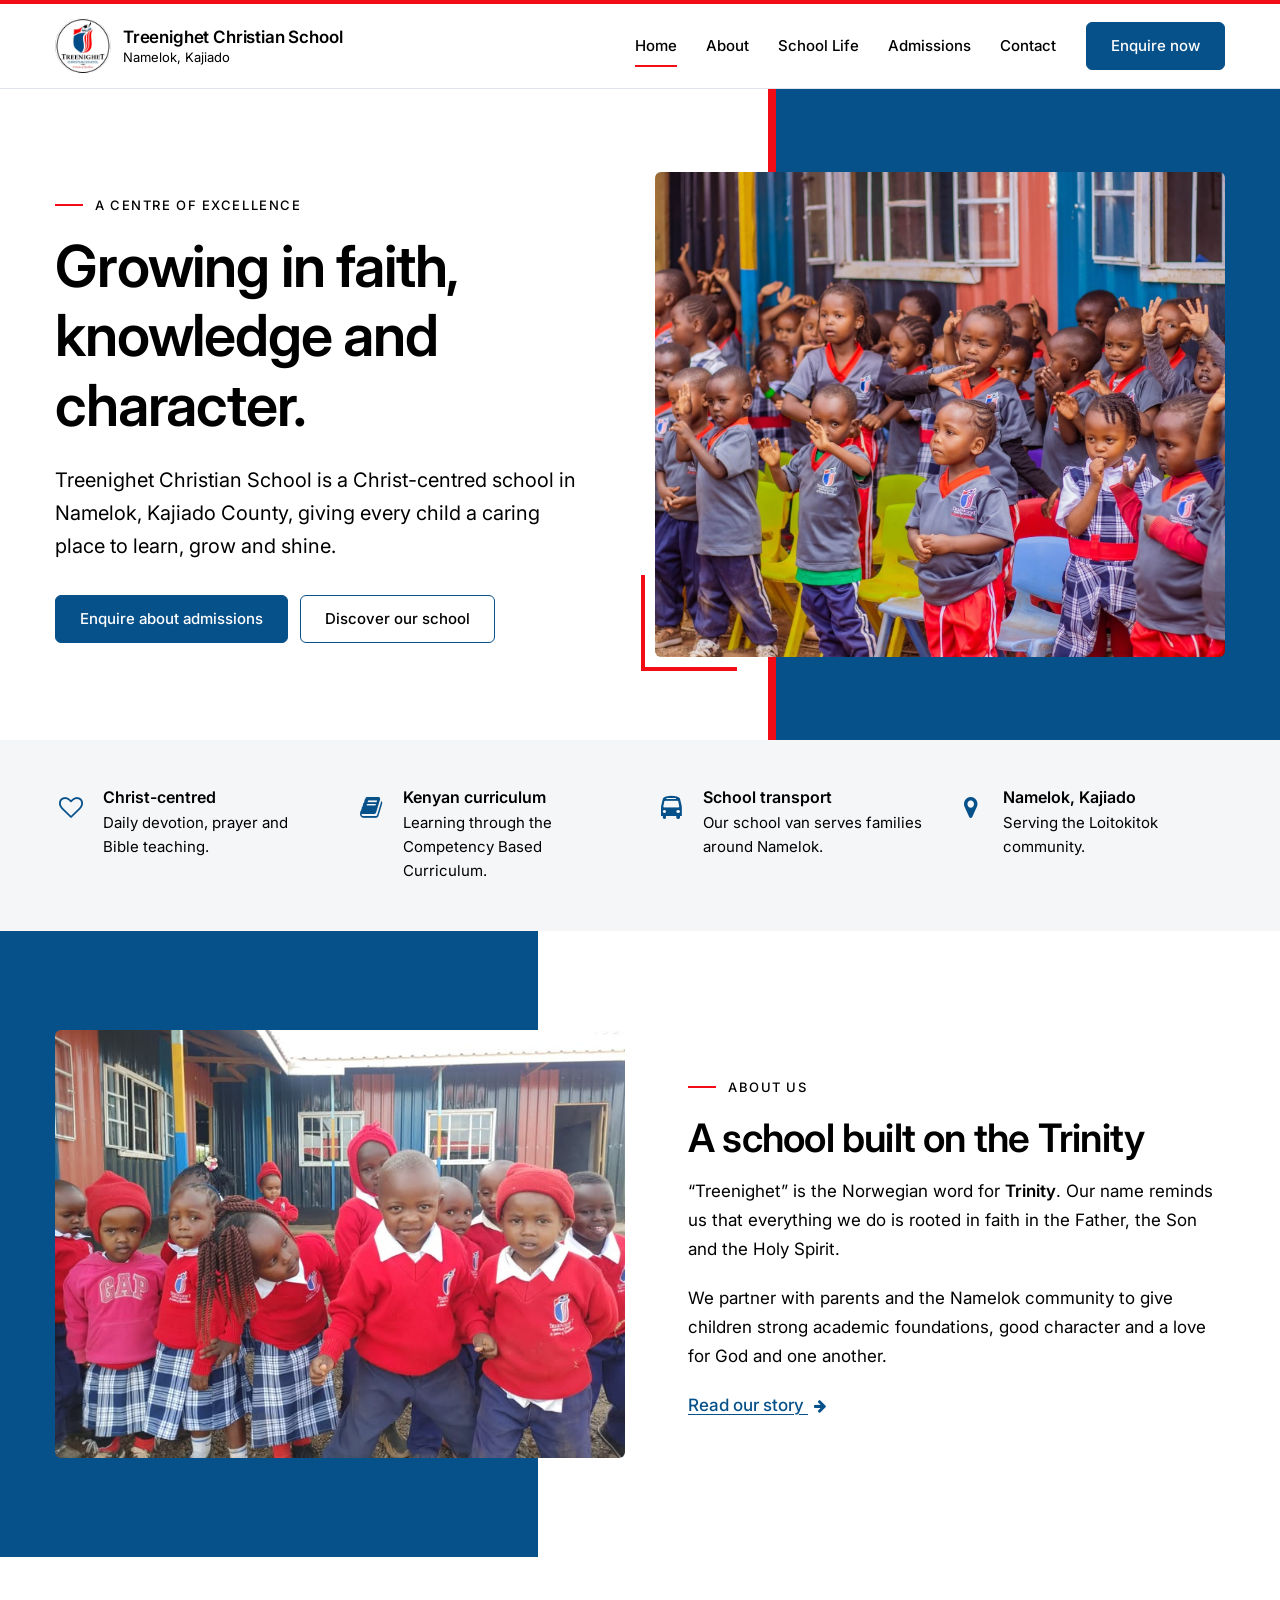
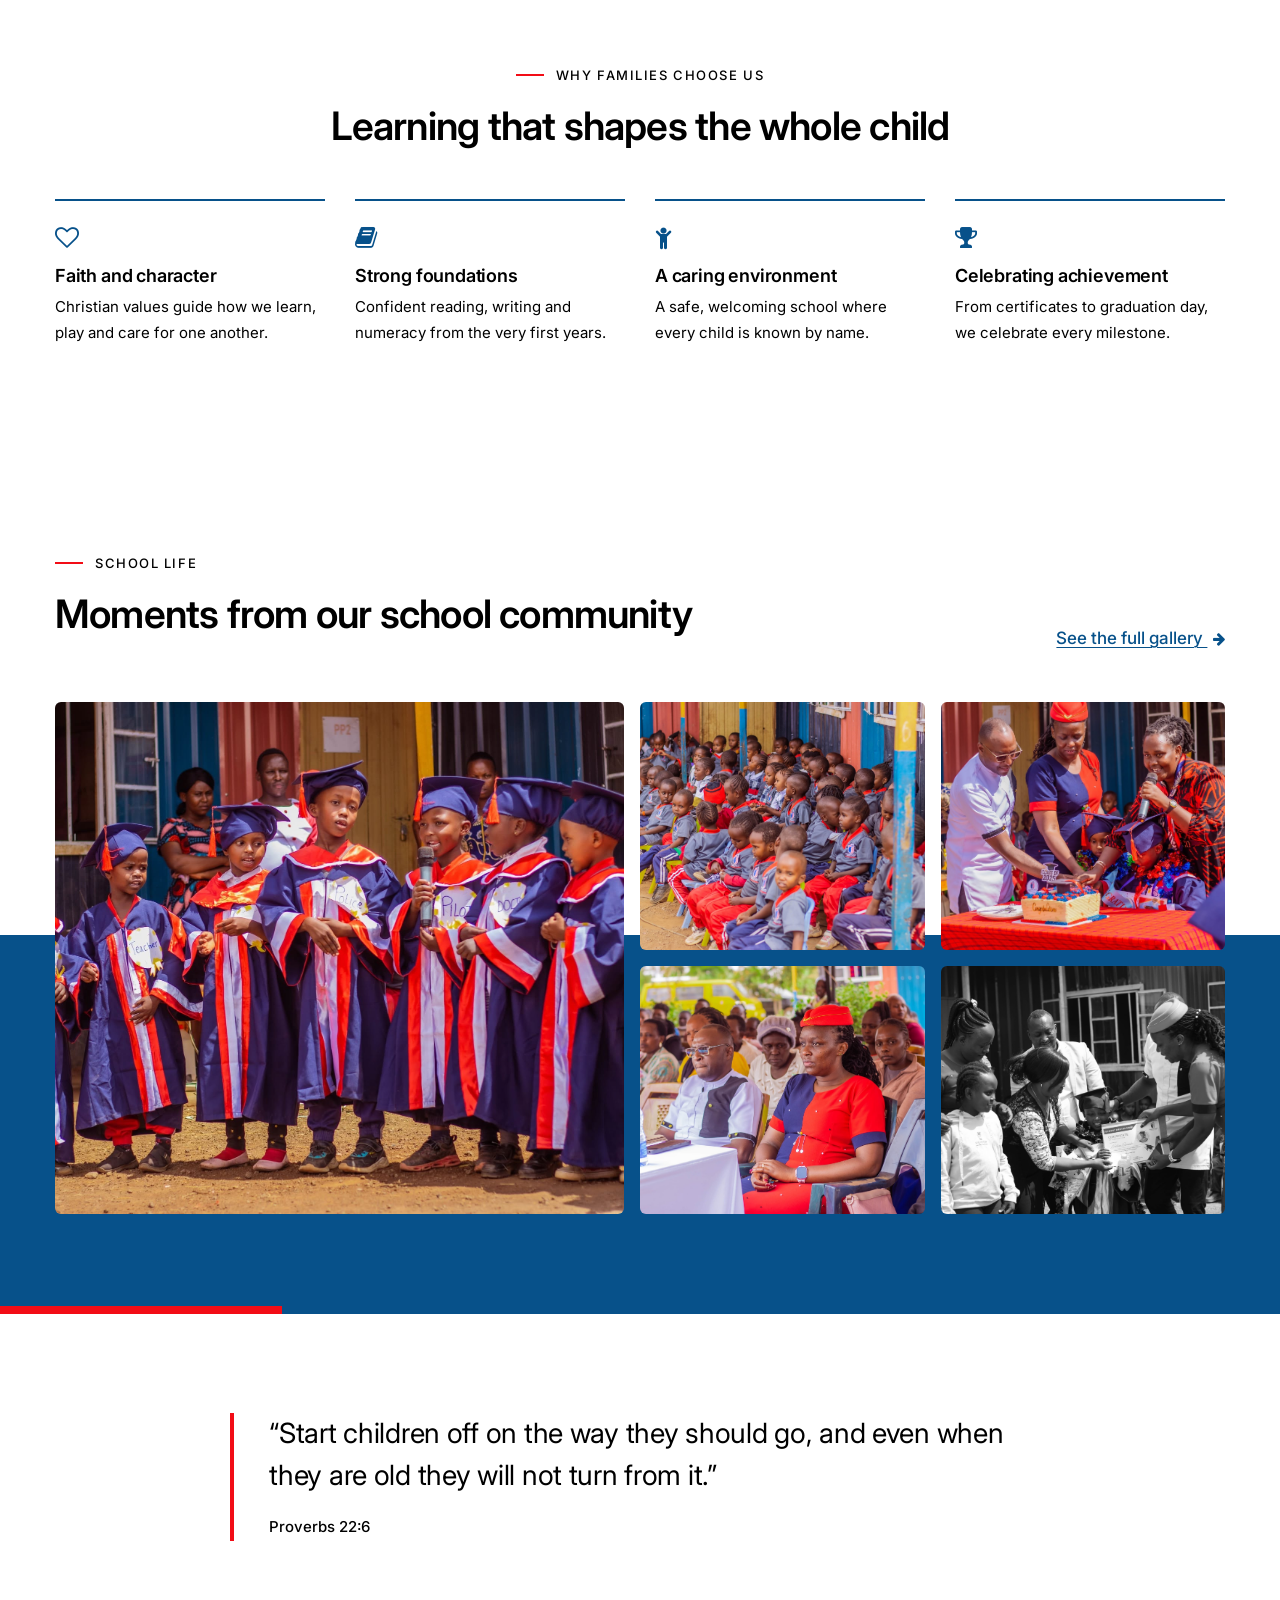
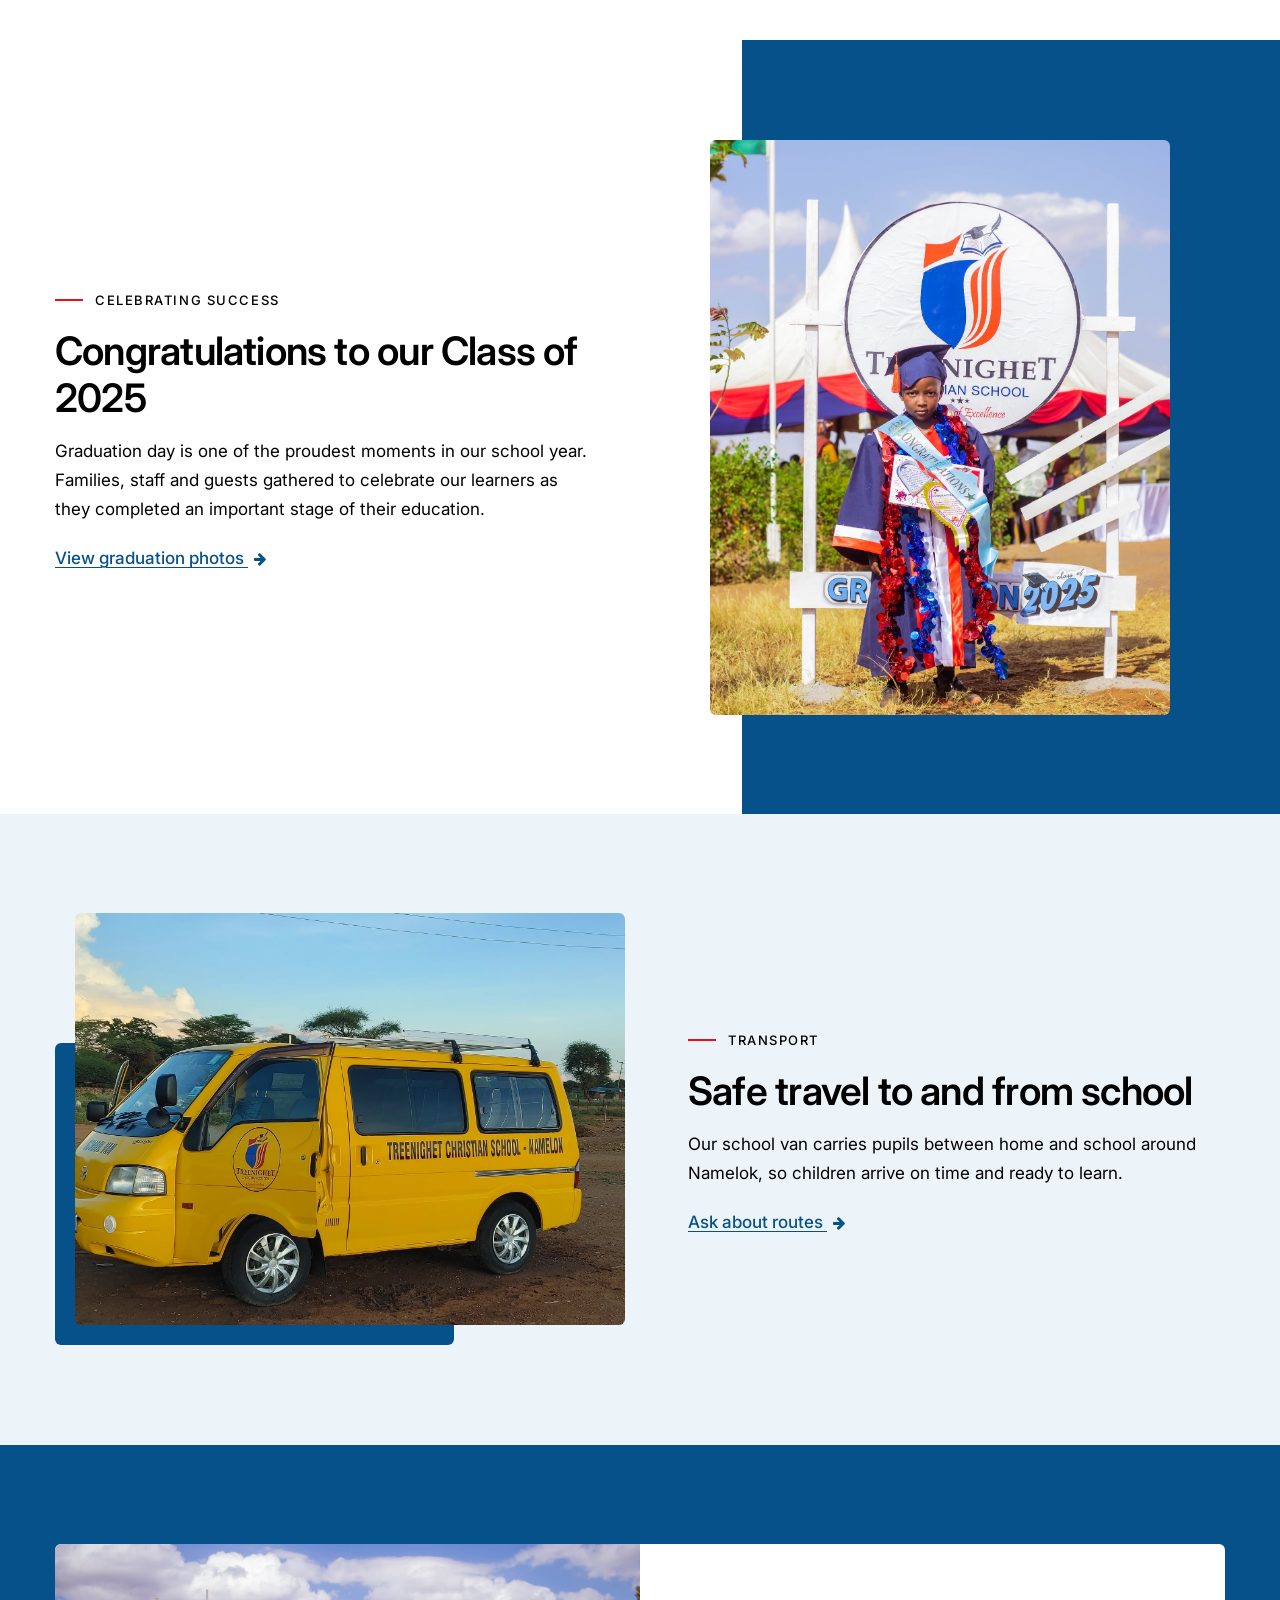
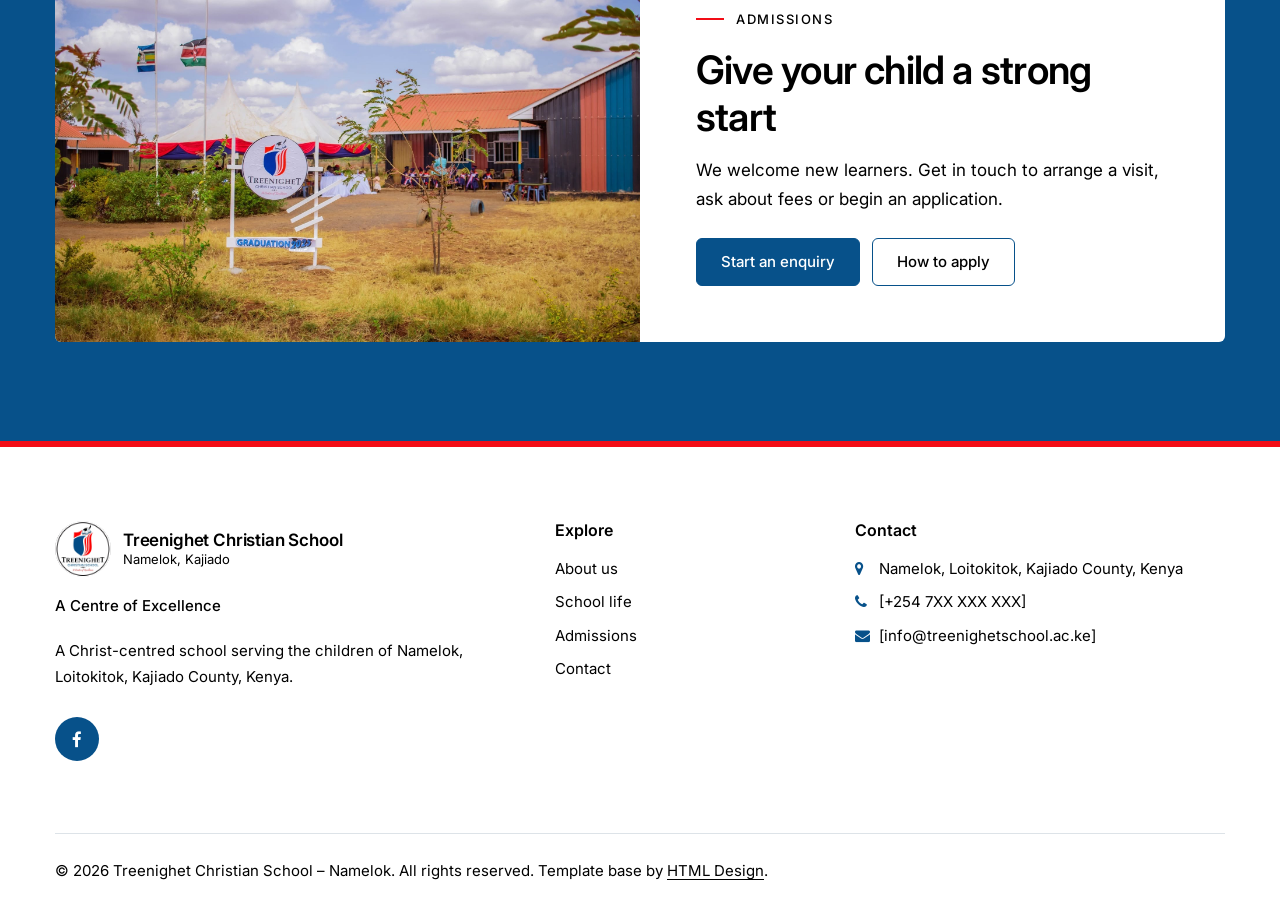
<file: index.html>
<!DOCTYPE html>
<html lang="en">

<head>
  <meta charset="utf-8" />
  <meta name="viewport" content="width=device-width, initial-scale=1" />
  <meta name="description"
    content="Treenighet Christian School is a Christ-centred school in Namelok, Kajiado County, Kenya - A Centre of Excellence." />
  <meta name="theme-color" content="#07518A" />
  <title>Treenighet Christian School - Namelok | A Centre of Excellence</title>

  <link rel="icon" href="images/treen/logo.jpg" type="image/jpeg" />
  <link rel="preconnect" href="https://fonts.googleapis.com" />
  <link rel="preconnect" href="https://fonts.gstatic.com" crossorigin />
  <link href="https://fonts.googleapis.com/css2?family=Inter:wght@400;500;600&display=swap" rel="stylesheet" />
  <link rel="stylesheet" href="https://maxcdn.bootstrapcdn.com/font-awesome/4.3.0/css/font-awesome.min.css" />
  <link rel="stylesheet" href="css/bootstrap.css" />
  <link rel="stylesheet" href="css/style.css" />
  <link rel="stylesheet" href="css/responsive.css" />
</head>

<body>
  <a class="skip-link" href="#main">Skip to content</a>

  <header class="site-header">
    <div class="container">
      <nav class="navbar navbar-expand-lg px-0" aria-label="Main">
        <a class="brand" href="index.html">
          <span class="brand-logo"><img src="images/treen/logo.jpg" alt="Treenighet Christian School logo" width="56"
              height="56" /></span>
          <span class="brand-name">Treenighet Christian School<small>Namelok, Kajiado</small></span>
        </a>
        <button class="nav-toggle d-lg-none" type="button" data-toggle="collapse" data-target="#siteNav"
          aria-controls="siteNav" aria-expanded="false" aria-label="Toggle navigation">
          <span></span><span></span><span></span>
        </button>
        <div class="collapse navbar-collapse" id="siteNav">
          <ul class="navbar-nav ml-auto align-items-lg-center site-nav">
            <li class="nav-item active"><a class="nav-link" href="index.html" aria-current="page">Home</a></li>
            <li class="nav-item"><a class="nav-link" href="about.html">About</a></li>
            <li class="nav-item"><a class="nav-link" href="gallery.html">School Life</a></li>
            <li class="nav-item"><a class="nav-link" href="admissions.html">Admissions</a></li>
            <li class="nav-item"><a class="nav-link" href="contact.html">Contact</a></li>
            <li class="nav-item"><a class="btn-brand" href="contact.html">Enquire now</a></li>
          </ul>
        </div>
      </nav>
    </div>
  </header>

  <main id="main">
    <!-- hero -->
    <section class="hero">
      <div class="container">
        <div class="row align-items-center">
          <div class="col-lg-6 pr-lg-5">
            <span class="eyebrow">A Centre of Excellence</span>
            <h1>Growing in faith, knowledge and character.</h1>
            <p class="lead">
              Treenighet Christian School is a Christ-centred school in Namelok, Kajiado County, giving every child a
              caring place to learn, grow and shine.
            </p>
            <div class="btn-row">
              <a class="btn-brand" href="admissions.html">Enquire about admissions</a>
              <a class="btn-outline" href="about.html">Discover our school</a>
            </div>
          </div>
          <div class="col-lg-6">
            <div class="hero-media">
              <img src="images/treen/treen.jpg" width="2048" height="1365" fetchpriority="high"
                alt="Pupils in school uniform raising their hands during an outdoor assembly" />
            </div>
          </div>
        </div>
      </div>
    </section>

    <!-- key facts -->
    <section class="facts" aria-label="Key facts">
      <div class="container">
        <div class="row">
          <div class="col-sm-6 col-lg-3">
            <div class="fact">
              <i class="fa fa-heart-o" aria-hidden="true"></i>
              <div>
                <h3>Christ-centred</h3>
                <p>Daily devotion, prayer and Bible teaching.</p>
              </div>
            </div>
          </div>
          <div class="col-sm-6 col-lg-3">
            <div class="fact">
              <i class="fa fa-book" aria-hidden="true"></i>
              <div>
                <h3>Kenyan curriculum</h3>
                <p>Learning through the Competency Based Curriculum.</p>
              </div>
            </div>
          </div>
          <div class="col-sm-6 col-lg-3">
            <div class="fact">
              <i class="fa fa-bus" aria-hidden="true"></i>
              <div>
                <h3>School transport</h3>
                <p>Our school van serves families around Namelok.</p>
              </div>
            </div>
          </div>
          <div class="col-sm-6 col-lg-3">
            <div class="fact">
              <i class="fa fa-map-marker" aria-hidden="true"></i>
              <div>
                <h3>Namelok, Kajiado</h3>
                <p>Serving the Loitokitok community.</p>
              </div>
            </div>
          </div>
        </div>
      </div>
    </section>

    <!-- about intro -->
    <section class="section section--blue-left">
      <div class="container">
        <div class="row align-items-center">
          <div class="col-lg-6 mb-5 mb-lg-0">
            <div class="split-media">
              <img src="images/treen/treen77.jpg" width="720" height="540" loading="lazy"
                alt="Young learners in red school jumpers standing outside their classroom" />
            </div>
          </div>
          <div class="col-lg-6 pl-lg-5">
            <span class="eyebrow">About us</span>
            <h2>A school built on the Trinity</h2>
            <p>
              &ldquo;Treenighet&rdquo; is the Norwegian word for <strong>Trinity</strong>. Our name reminds us that
              everything we do is rooted in faith in the Father, the Son and the Holy Spirit.
            </p>
            <p>
              We partner with parents and the Namelok community to give children strong academic foundations, good
              character and a love for God and one another.
            </p>
            <a class="text-link" href="about.html">Read our story <i class="fa fa-arrow-right"
                aria-hidden="true"></i></a>
          </div>
        </div>
      </div>
    </section>

    <!-- pillars -->
    <section class="section">
      <div class="container">
        <div class="section-head section-head--center">
          <span class="eyebrow">Why families choose us</span>
          <h2>Learning that shapes the whole child</h2>
        </div>
        <div class="row">
          <div class="col-md-6 col-lg-3 mb-5 mb-lg-0">
            <div class="pillar">
              <i class="fa fa-heart-o" aria-hidden="true"></i>
              <h3>Faith and character</h3>
              <p>Christian values guide how we learn, play and care for one another.</p>
            </div>
          </div>
          <div class="col-md-6 col-lg-3 mb-5 mb-lg-0">
            <div class="pillar">
              <i class="fa fa-book" aria-hidden="true"></i>
              <h3>Strong foundations</h3>
              <p>Confident reading, writing and numeracy from the very first years.</p>
            </div>
          </div>
          <div class="col-md-6 col-lg-3 mb-5 mb-md-0">
            <div class="pillar">
              <i class="fa fa-child" aria-hidden="true"></i>
              <h3>A caring environment</h3>
              <p>A safe, welcoming school where every child is known by name.</p>
            </div>
          </div>
          <div class="col-md-6 col-lg-3">
            <div class="pillar">
              <i class="fa fa-trophy" aria-hidden="true"></i>
              <h3>Celebrating achievement</h3>
              <p>From certificates to graduation day, we celebrate every milestone.</p>
            </div>
          </div>
        </div>
      </div>
    </section>

    <!-- school life mosaic -->
    <section class="section pb-0">
      <div class="container">
        <div class="section-head section-head--split">
          <div>
            <span class="eyebrow">School life</span>
            <h2>Moments from our school community</h2>
          </div>
          <a class="text-link" href="gallery.html">See the full gallery <i class="fa fa-arrow-right"
              aria-hidden="true"></i></a>
        </div>
      </div>
      <div class="mosaic-band">
        <div class="container">
          <div class="mosaic">
            <figure><img src="images/treen/treen22.jpg" width="2048" height="1365" loading="lazy"
                alt="Graduating pupils in blue gowns and caps" /></figure>
            <figure><img src="images/treen/treen2.jpg" width="2048" height="1365" loading="lazy"
                alt="Pupils seated together during a school event" /></figure>
            <figure><img src="images/treen/treen3.jpg" width="1365" height="2048" loading="lazy"
                alt="Cutting the cake at a school celebration" /></figure>
            <figure><img src="images/treen/treen7.jpg" width="2048" height="1365" loading="lazy"
                alt="Parents and guests seated at a school event" /></figure>
            <figure><img src="images/treen/treen8.jpg" width="2048" height="1365" loading="lazy"
                alt="Pupils receiving certificates from staff and guests" /></figure>
          </div>
        </div>
      </div>
    </section>

    <!-- verse -->
    <section class="section">
      <div class="container">
        <blockquote class="quote">
          <p>&ldquo;Start children off on the way they should go, and even when they are old they will not turn from
            it.&rdquo;</p>
          <cite>Proverbs 22:6</cite>
        </blockquote>
      </div>
    </section>

    <!-- graduation -->
    <section class="section section--blue-left section--blue-right">
      <div class="container">
        <div class="row align-items-center flex-lg-row-reverse">
          <div class="col-lg-6 mb-5 mb-lg-0">
            <div class="split-media split-media--portrait">
              <img src="images/treen/treen9.jpg" width="1365" height="2048" loading="lazy"
                alt="A pupil in graduation gown and cap standing in front of the school sign, Class of 2025" />
            </div>
          </div>
          <div class="col-lg-6 pr-lg-5">
            <span class="eyebrow">Celebrating success</span>
            <h2>Congratulations to our Class of 2025</h2>
            <p>
              Graduation day is one of the proudest moments in our school year. Families, staff and guests gathered to
              celebrate our learners as they completed an important stage of their education.
            </p>
            <a class="text-link" href="gallery.html">View graduation photos <i class="fa fa-arrow-right"
                aria-hidden="true"></i></a>
          </div>
        </div>
      </div>
    </section>

    <!-- transport -->
    <section class="section section--pale">
      <div class="container">
        <div class="row align-items-center">
          <div class="col-lg-6 mb-5 mb-lg-0">
            <div class="split-media split-media--frame">
              <img src="images/treen/treen222.jpg" width="2048" height="1353" loading="lazy"
                alt="The yellow Treenighet Christian School van parked on the school grounds" />
            </div>
          </div>
          <div class="col-lg-6 pl-lg-5">
            <span class="eyebrow">Transport</span>
            <h2>Safe travel to and from school</h2>
            <p>
              Our school van carries pupils between home and school around Namelok, so children arrive on time and
              ready to learn.
            </p>
            <a class="text-link" href="admissions.html#transport">Ask about routes <i class="fa fa-arrow-right"
                aria-hidden="true"></i></a>
          </div>
        </div>
      </div>
    </section>

    <!-- call to action -->
    <section class="cta-band">
      <div class="container">
        <div class="cta-panel">
          <img src="images/treen/treen11.jpg" width="2048" height="1365" loading="lazy"
            alt="Classrooms and grounds of Treenighet Christian School" />
          <div class="cta-panel-body">
            <span class="eyebrow">Admissions</span>
            <h2>Give your child a strong start</h2>
            <p>We welcome new learners. Get in touch to arrange a visit, ask about fees or begin an application.</p>
            <div class="btn-row mt-4">
              <a class="btn-brand" href="contact.html">Start an enquiry</a>
              <a class="btn-outline" href="admissions.html">How to apply</a>
            </div>
          </div>
        </div>
      </div>
    </section>
  </main>

  <footer class="site-footer">
    <div class="container">
      <div class="row">
        <div class="col-lg-5 mb-4 pr-lg-5">
          <a class="brand mb-3" href="index.html">
            <span class="brand-logo"><img src="images/treen/logo.jpg" alt="" width="56" height="56" /></span>
            <span class="brand-name">Treenighet Christian School<small>Namelok, Kajiado</small></span>
          </a>
          <p class="footer-motto">A Centre of Excellence</p>
          <p>A Christ-centred school serving the children of Namelok, Loitokitok, Kajiado County, Kenya.</p>
          <a class="social-link mt-2" href="https://www.facebook.com/p/Treenighet-Christian-School-Namelok-100068078465597/"
            target="_blank" rel="noopener" aria-label="Treenighet Christian School on Facebook">
            <i class="fa fa-facebook" aria-hidden="true"></i>
          </a>
        </div>
        <div class="col-sm-6 col-lg-3 mb-4">
          <h2>Explore</h2>
          <ul class="footer-links">
            <li><a href="about.html">About us</a></li>
            <li><a href="gallery.html">School life</a></li>
            <li><a href="admissions.html">Admissions</a></li>
            <li><a href="contact.html">Contact</a></li>
          </ul>
        </div>
        <div class="col-sm-6 col-lg-4 mb-4">
          <h2>Contact</h2>
          <ul class="footer-links footer-contact">
            <li><i class="fa fa-map-marker" aria-hidden="true"></i> Namelok, Loitokitok, Kajiado County, Kenya</li>
            <li><i class="fa fa-phone" aria-hidden="true"></i> <a href="tel:+2547XXXXXXXX">[+254 7XX XXX XXX]</a></li>
            <li><i class="fa fa-envelope" aria-hidden="true"></i> <a
                href="mailto:info@treenighetschool.ac.ke">[info@treenighetschool.ac.ke]</a></li>
          </ul>
        </div>
      </div>
      <div class="footer-bottom">
        <p>&copy; 2026 Treenighet Christian School &ndash; Namelok. All rights reserved. Template base by <a
            href="https://html.design/">HTML Design</a>.</p>
      </div>
    </div>
  </footer>

  <script src="js/jquery-3.4.1.min.js"></script>
  <script src="js/bootstrap.js"></script>
</body>

</html>
</file>
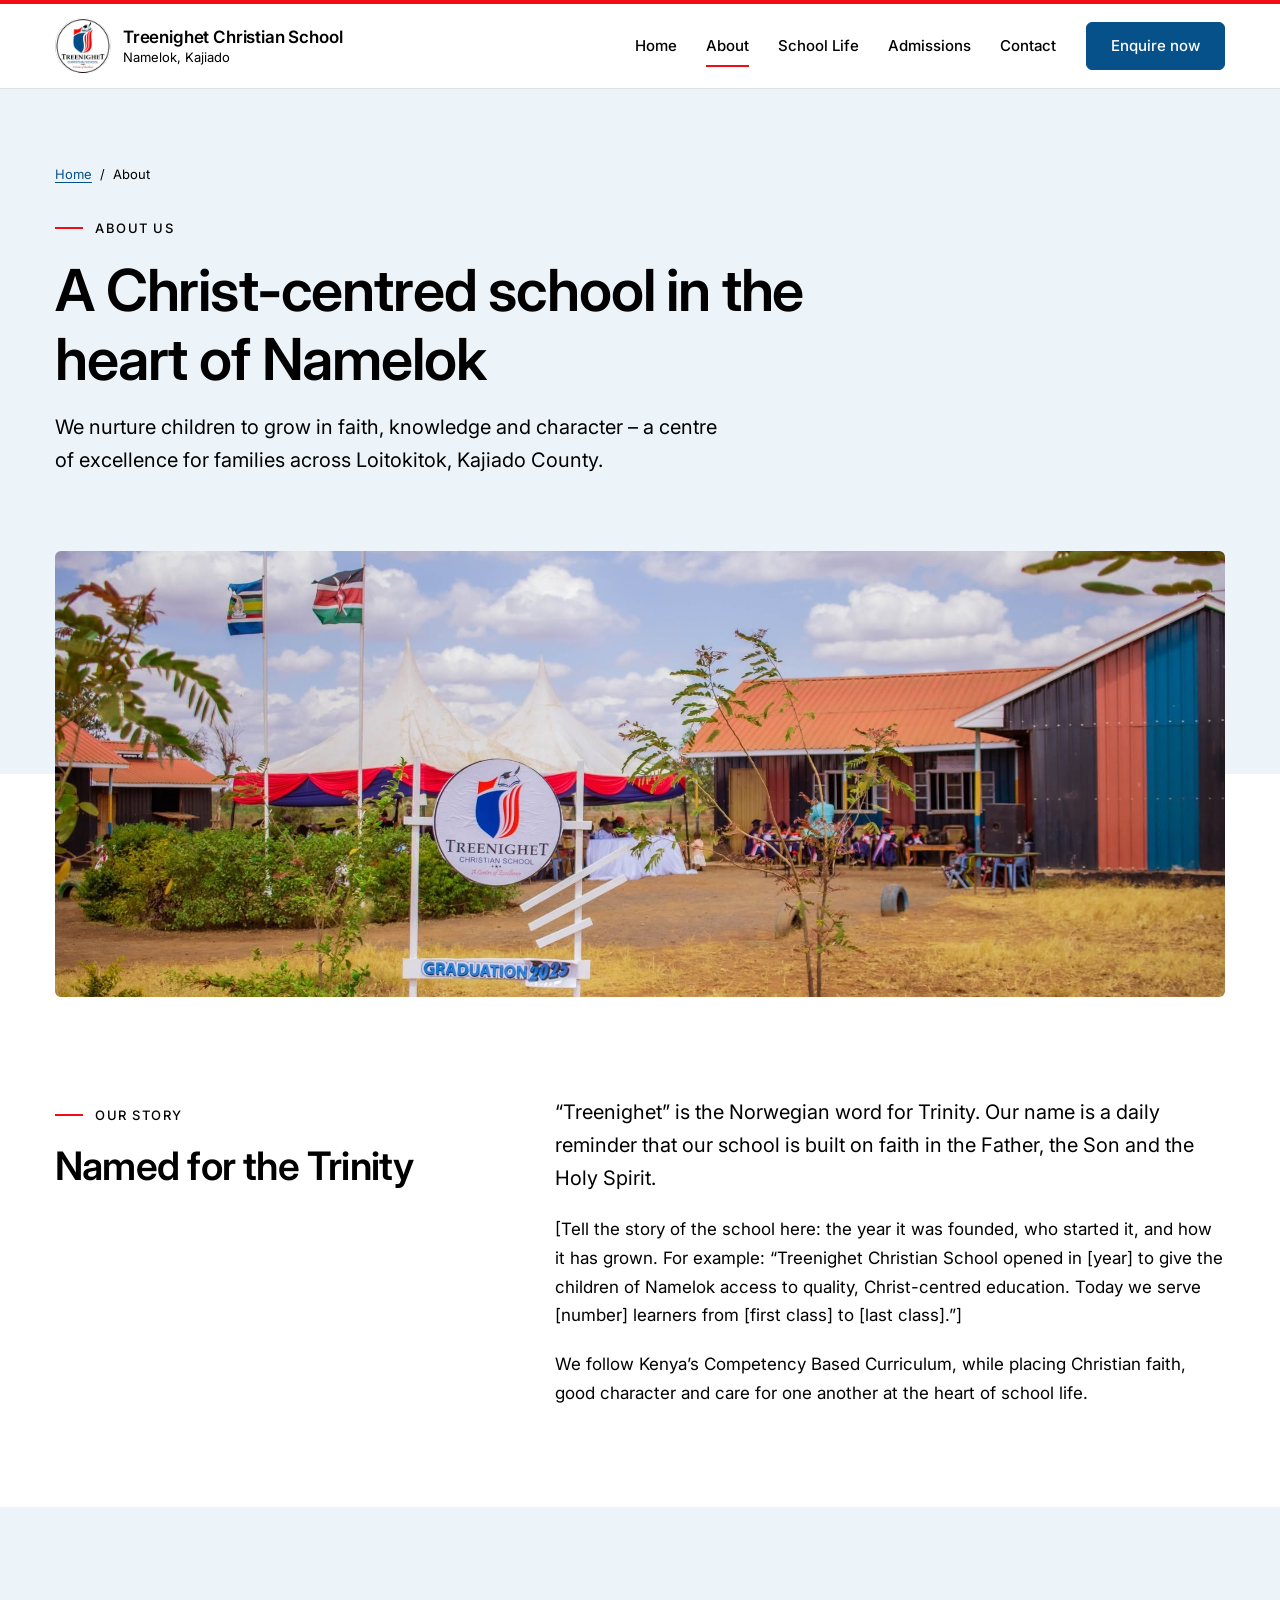
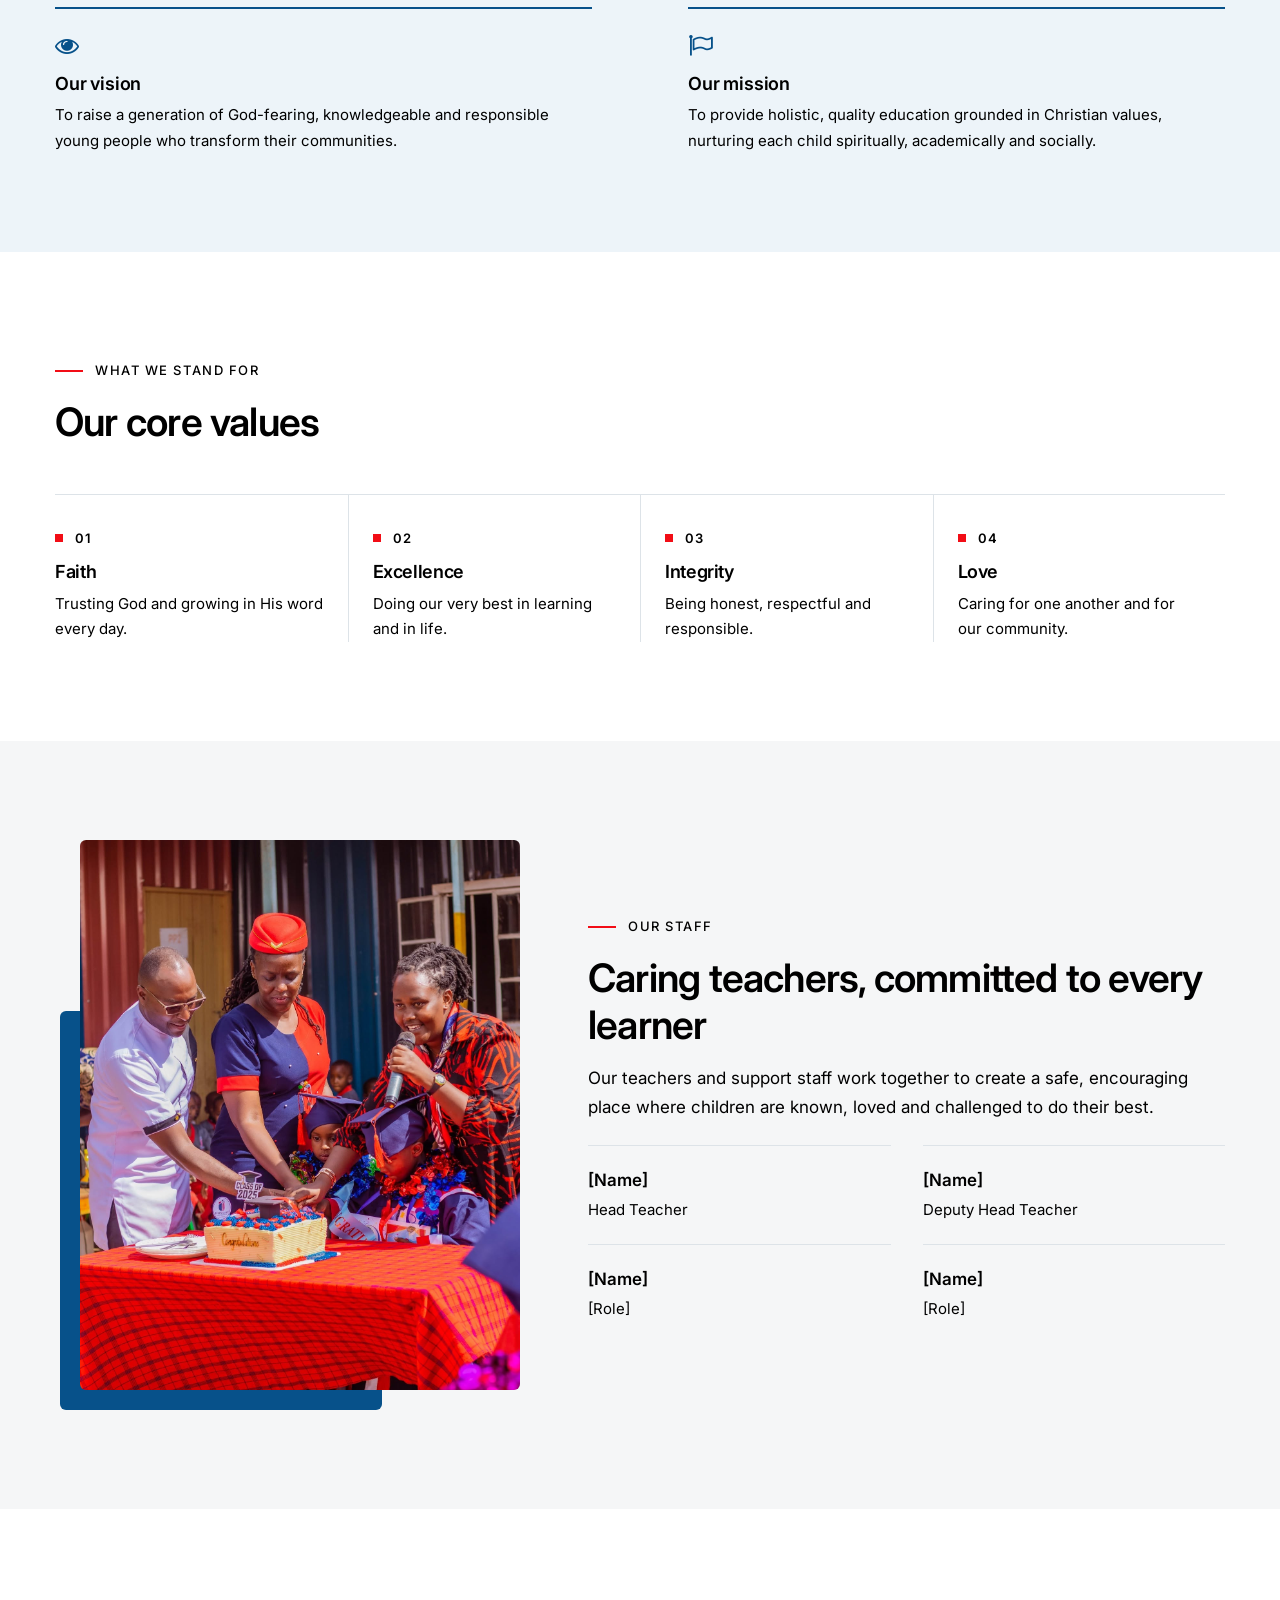
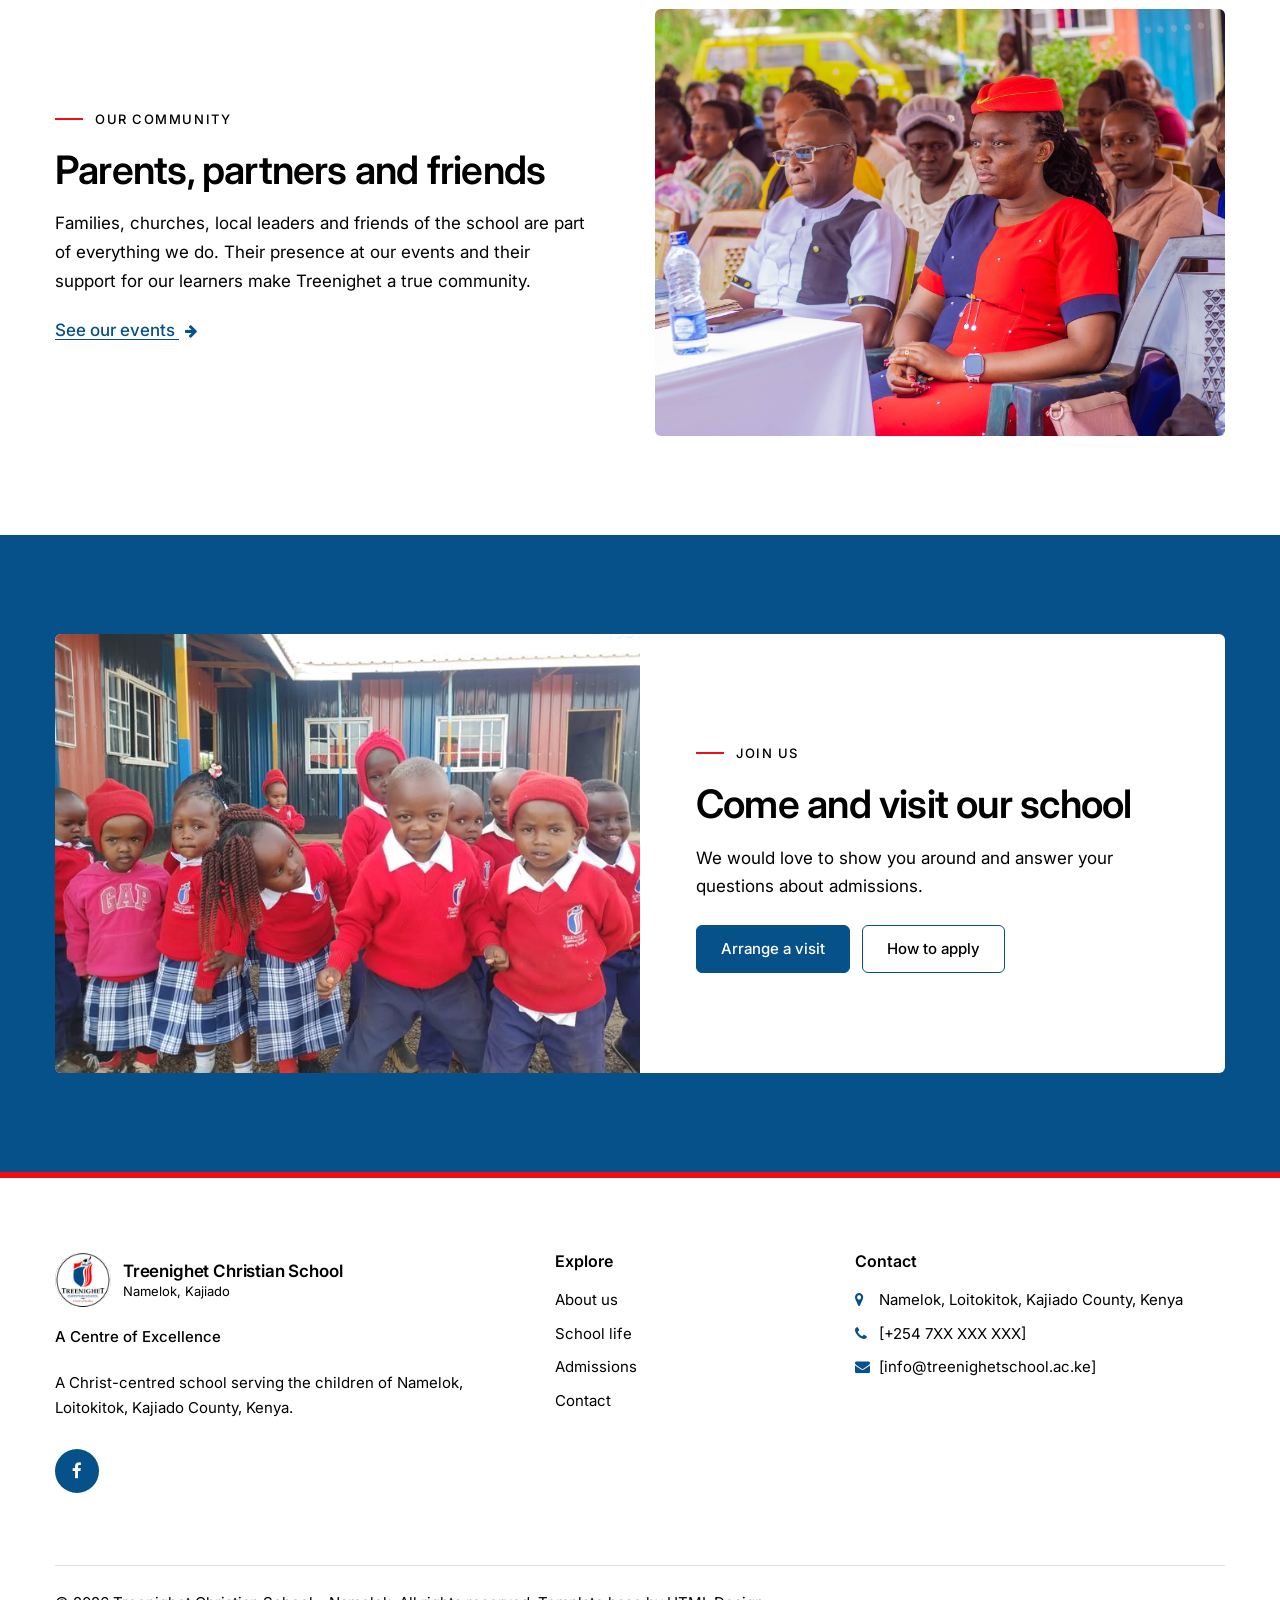
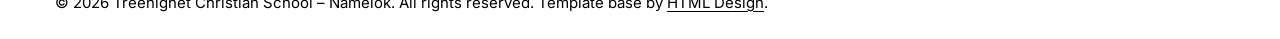
<file: about.html>
<!DOCTYPE html>
<html lang="en">

<head>
  <meta charset="utf-8" />
  <meta name="viewport" content="width=device-width, initial-scale=1" />
  <meta name="description"
    content="About Treenighet Christian School in Namelok, Kajiado County - our story, vision, mission, values and staff." />
  <meta name="theme-color" content="#07518A" />
  <title>About Us | Treenighet Christian School - Namelok</title>

  <link rel="icon" href="images/treen/logo.jpg" type="image/jpeg" />
  <link rel="preconnect" href="https://fonts.googleapis.com" />
  <link rel="preconnect" href="https://fonts.gstatic.com" crossorigin />
  <link href="https://fonts.googleapis.com/css2?family=Inter:wght@400;500;600&display=swap" rel="stylesheet" />
  <link rel="stylesheet" href="https://maxcdn.bootstrapcdn.com/font-awesome/4.3.0/css/font-awesome.min.css" />
  <link rel="stylesheet" href="css/bootstrap.css" />
  <link rel="stylesheet" href="css/style.css" />
  <link rel="stylesheet" href="css/responsive.css" />
</head>

<body>
  <a class="skip-link" href="#main">Skip to content</a>

  <header class="site-header">
    <div class="container">
      <nav class="navbar navbar-expand-lg px-0" aria-label="Main">
        <a class="brand" href="index.html">
          <span class="brand-logo"><img src="images/treen/logo.jpg" alt="Treenighet Christian School logo" width="56"
              height="56" /></span>
          <span class="brand-name">Treenighet Christian School<small>Namelok, Kajiado</small></span>
        </a>
        <button class="nav-toggle d-lg-none" type="button" data-toggle="collapse" data-target="#siteNav"
          aria-controls="siteNav" aria-expanded="false" aria-label="Toggle navigation">
          <span></span><span></span><span></span>
        </button>
        <div class="collapse navbar-collapse" id="siteNav">
          <ul class="navbar-nav ml-auto align-items-lg-center site-nav">
            <li class="nav-item"><a class="nav-link" href="index.html">Home</a></li>
            <li class="nav-item active"><a class="nav-link" href="about.html" aria-current="page">About</a></li>
            <li class="nav-item"><a class="nav-link" href="gallery.html">School Life</a></li>
            <li class="nav-item"><a class="nav-link" href="admissions.html">Admissions</a></li>
            <li class="nav-item"><a class="nav-link" href="contact.html">Contact</a></li>
            <li class="nav-item"><a class="btn-brand" href="contact.html">Enquire now</a></li>
          </ul>
        </div>
      </nav>
    </div>
  </header>

  <main id="main">
    <section class="page-header">
      <div class="container">
        <ol class="breadcrumb-trail">
          <li><a href="index.html">Home</a></li>
          <li aria-current="page">About</li>
        </ol>
        <span class="eyebrow">About us</span>
        <h1>A Christ-centred school in the heart of Namelok</h1>
        <p class="lead">
          We nurture children to grow in faith, knowledge and character &ndash; a centre of excellence for families
          across Loitokitok, Kajiado County.
        </p>
      </div>
    </section>

    <div class="page-banner">
      <div class="container">
        <img src="images/treen/treen11.jpg" width="2048" height="1365" fetchpriority="high"
          alt="Classrooms, flags and the school sign on the Treenighet Christian School campus" />
      </div>
    </div>

    <!-- story -->
    <section class="section">
      <div class="container">
        <div class="row">
          <div class="col-lg-5 mb-4 mb-lg-0">
            <span class="eyebrow">Our story</span>
            <h2>Named for the Trinity</h2>
          </div>
          <div class="col-lg-7">
            <p class="lead">
              &ldquo;Treenighet&rdquo; is the Norwegian word for Trinity. Our name is a daily reminder that our school
              is built on faith in the Father, the Son and the Holy Spirit.
            </p>
            <p>
              [Tell the story of the school here: the year it was founded, who started it, and how it has grown. For
              example: &ldquo;Treenighet Christian School opened in [year] to give the children of Namelok access to
              quality, Christ-centred education. Today we serve [number] learners from [first class] to
              [last class].&rdquo;]
            </p>
            <p>
              We follow Kenya&rsquo;s Competency Based Curriculum, while placing Christian faith, good character and
              care for one another at the heart of school life.
            </p>
          </div>
        </div>
      </div>
    </section>

    <!-- vision and mission -->
    <section class="section section--pale">
      <div class="container">
        <div class="row">
          <div class="col-md-6 mb-5 mb-md-0 pr-md-5">
            <div class="pillar">
              <i class="fa fa-eye" aria-hidden="true"></i>
              <h3>Our vision</h3>
              <p>To raise a generation of God-fearing, knowledgeable and responsible young people who transform their
                communities.</p>
            </div>
          </div>
          <div class="col-md-6 pl-md-5">
            <div class="pillar">
              <i class="fa fa-flag-o" aria-hidden="true"></i>
              <h3>Our mission</h3>
              <p>To provide holistic, quality education grounded in Christian values, nurturing each child
                spiritually, academically and socially.</p>
            </div>
          </div>
        </div>
      </div>
    </section>

    <!-- values -->
    <section class="section">
      <div class="container">
        <div class="section-head">
          <span class="eyebrow">What we stand for</span>
          <h2>Our core values</h2>
        </div>
        <div class="value-row">
          <div>
            <span class="num">01</span>
            <h3>Faith</h3>
            <p>Trusting God and growing in His word every day.</p>
          </div>
          <div>
            <span class="num">02</span>
            <h3>Excellence</h3>
            <p>Doing our very best in learning and in life.</p>
          </div>
          <div>
            <span class="num">03</span>
            <h3>Integrity</h3>
            <p>Being honest, respectful and responsible.</p>
          </div>
          <div>
            <span class="num">04</span>
            <h3>Love</h3>
            <p>Caring for one another and for our community.</p>
          </div>
        </div>
      </div>
    </section>

    <!-- staff -->
    <section class="section section--grey">
      <div class="container">
        <div class="row align-items-center">
          <div class="col-lg-5 mb-5 mb-lg-0">
            <div class="split-media split-media--frame split-media--portrait">
              <img src="images/treen/treen3.jpg" width="1365" height="2048" loading="lazy"
                alt="Staff and guests cutting a cake at a school celebration" />
            </div>
          </div>
          <div class="col-lg-7 pl-lg-5">
            <span class="eyebrow">Our staff</span>
            <h2>Caring teachers, committed to every learner</h2>
            <p>
              Our teachers and support staff work together to create a safe, encouraging place where children are
              known, loved and challenged to do their best.
            </p>
            <ul class="staff-list mt-4">
              <li><strong>[Name]</strong><span>Head Teacher</span></li>
              <li><strong>[Name]</strong><span>Deputy Head Teacher</span></li>
              <li><strong>[Name]</strong><span>[Role]</span></li>
              <li><strong>[Name]</strong><span>[Role]</span></li>
            </ul>
          </div>
        </div>
      </div>
    </section>

    <!-- community -->
    <section class="section">
      <div class="container">
        <div class="row align-items-center flex-lg-row-reverse">
          <div class="col-lg-6 mb-5 mb-lg-0">
            <div class="split-media">
              <img src="images/treen/treen7.jpg" width="2048" height="1365" loading="lazy"
                alt="Parents and guests seated together at a school event" />
            </div>
          </div>
          <div class="col-lg-6 pr-lg-5">
            <span class="eyebrow">Our community</span>
            <h2>Parents, partners and friends</h2>
            <p>
              Families, churches, local leaders and friends of the school are part of everything we do. Their
              presence at our events and their support for our learners make Treenighet a true community.
            </p>
            <a class="text-link" href="gallery.html">See our events <i class="fa fa-arrow-right"
                aria-hidden="true"></i></a>
          </div>
        </div>
      </div>
    </section>

    <section class="cta-band">
      <div class="container">
        <div class="cta-panel">
          <img src="images/treen/treen77.jpg" width="720" height="540" loading="lazy"
            alt="Young learners in school uniform outside their classroom" />
          <div class="cta-panel-body">
            <span class="eyebrow">Join us</span>
            <h2>Come and visit our school</h2>
            <p>We would love to show you around and answer your questions about admissions.</p>
            <div class="btn-row mt-4">
              <a class="btn-brand" href="contact.html">Arrange a visit</a>
              <a class="btn-outline" href="admissions.html">How to apply</a>
            </div>
          </div>
        </div>
      </div>
    </section>
  </main>

  <footer class="site-footer">
    <div class="container">
      <div class="row">
        <div class="col-lg-5 mb-4 pr-lg-5">
          <a class="brand mb-3" href="index.html">
            <span class="brand-logo"><img src="images/treen/logo.jpg" alt="" width="56" height="56" /></span>
            <span class="brand-name">Treenighet Christian School<small>Namelok, Kajiado</small></span>
          </a>
          <p class="footer-motto">A Centre of Excellence</p>
          <p>A Christ-centred school serving the children of Namelok, Loitokitok, Kajiado County, Kenya.</p>
          <a class="social-link mt-2" href="https://www.facebook.com/p/Treenighet-Christian-School-Namelok-100068078465597/"
            target="_blank" rel="noopener" aria-label="Treenighet Christian School on Facebook">
            <i class="fa fa-facebook" aria-hidden="true"></i>
          </a>
        </div>
        <div class="col-sm-6 col-lg-3 mb-4">
          <h2>Explore</h2>
          <ul class="footer-links">
            <li><a href="about.html">About us</a></li>
            <li><a href="gallery.html">School life</a></li>
            <li><a href="admissions.html">Admissions</a></li>
            <li><a href="contact.html">Contact</a></li>
          </ul>
        </div>
        <div class="col-sm-6 col-lg-4 mb-4">
          <h2>Contact</h2>
          <ul class="footer-links footer-contact">
            <li><i class="fa fa-map-marker" aria-hidden="true"></i> Namelok, Loitokitok, Kajiado County, Kenya</li>
            <li><i class="fa fa-phone" aria-hidden="true"></i> <a href="tel:+2547XXXXXXXX">[+254 7XX XXX XXX]</a></li>
            <li><i class="fa fa-envelope" aria-hidden="true"></i> <a
                href="mailto:info@treenighetschool.ac.ke">[info@treenighetschool.ac.ke]</a></li>
          </ul>
        </div>
      </div>
      <div class="footer-bottom">
        <p>&copy; 2026 Treenighet Christian School &ndash; Namelok. All rights reserved. Template base by <a
            href="https://html.design/">HTML Design</a>.</p>
      </div>
    </div>
  </footer>

  <script src="js/jquery-3.4.1.min.js"></script>
  <script src="js/bootstrap.js"></script>
</body>

</html>
</file>
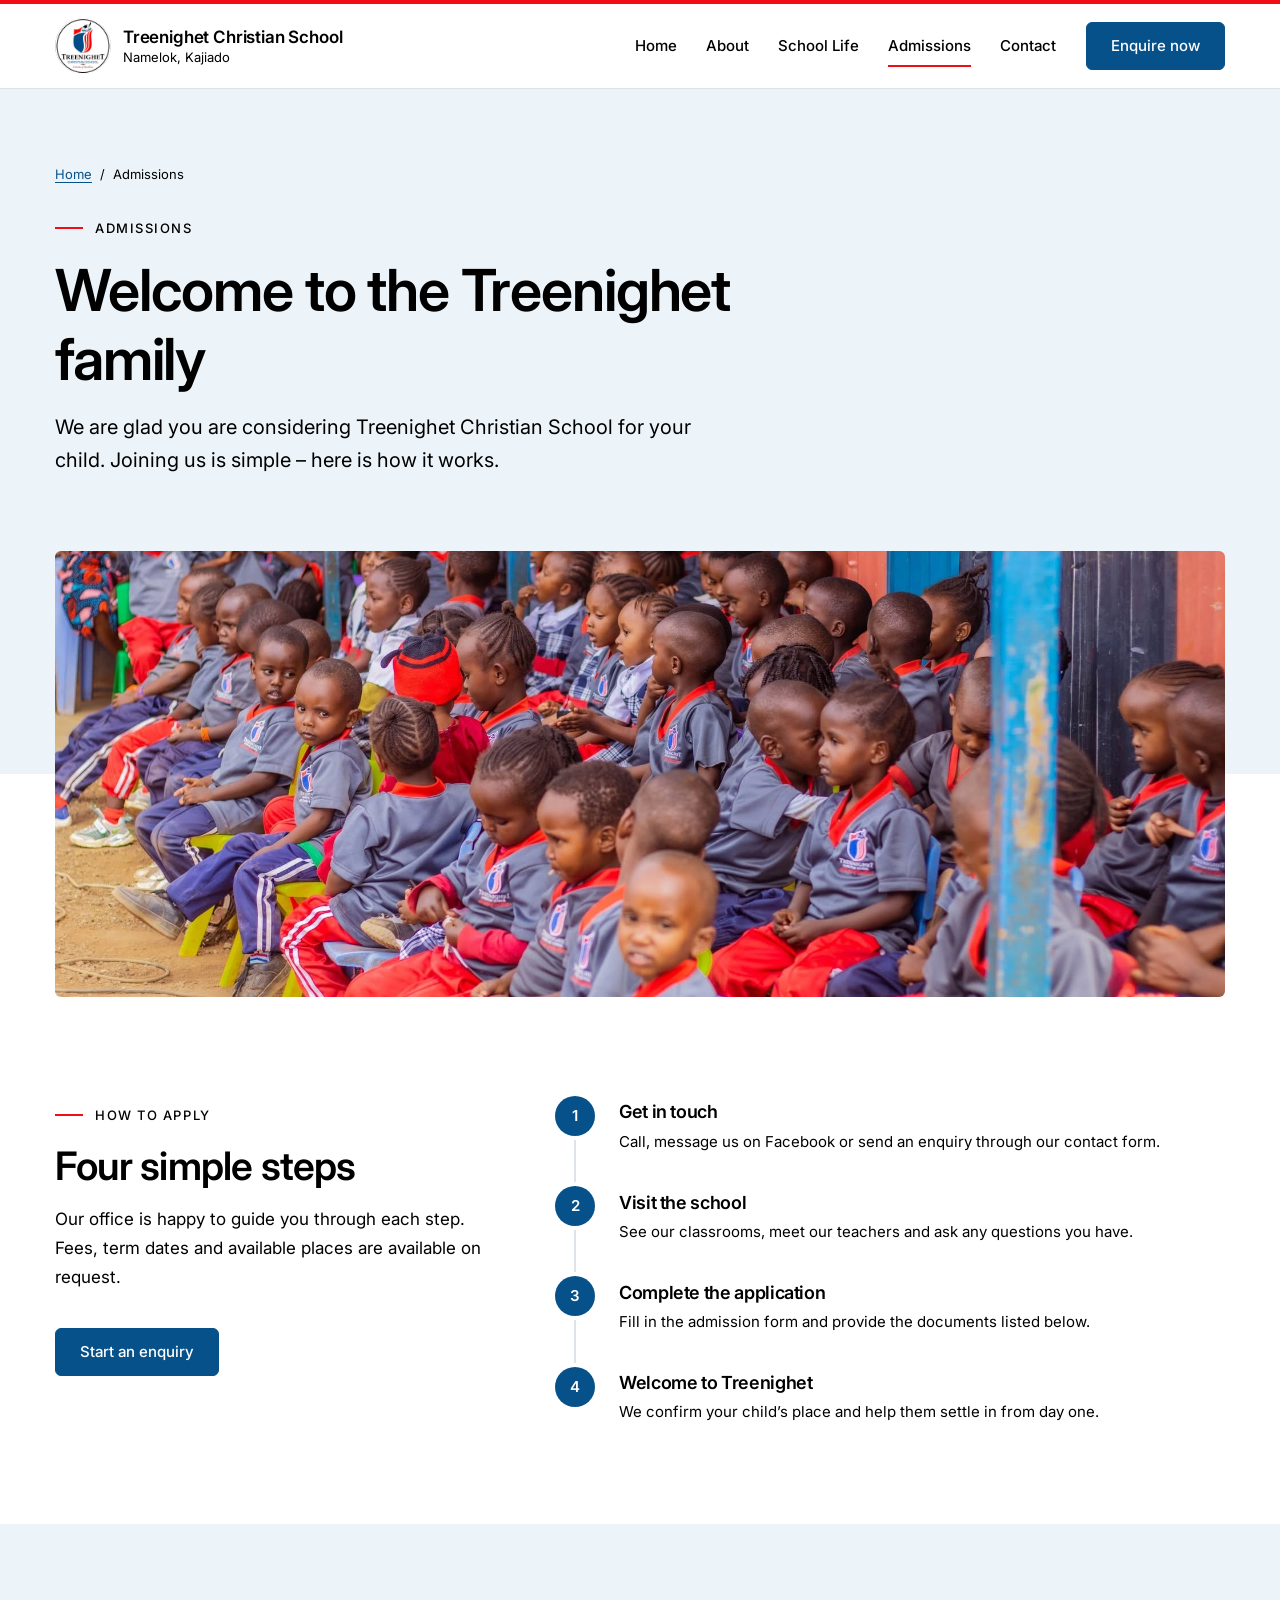
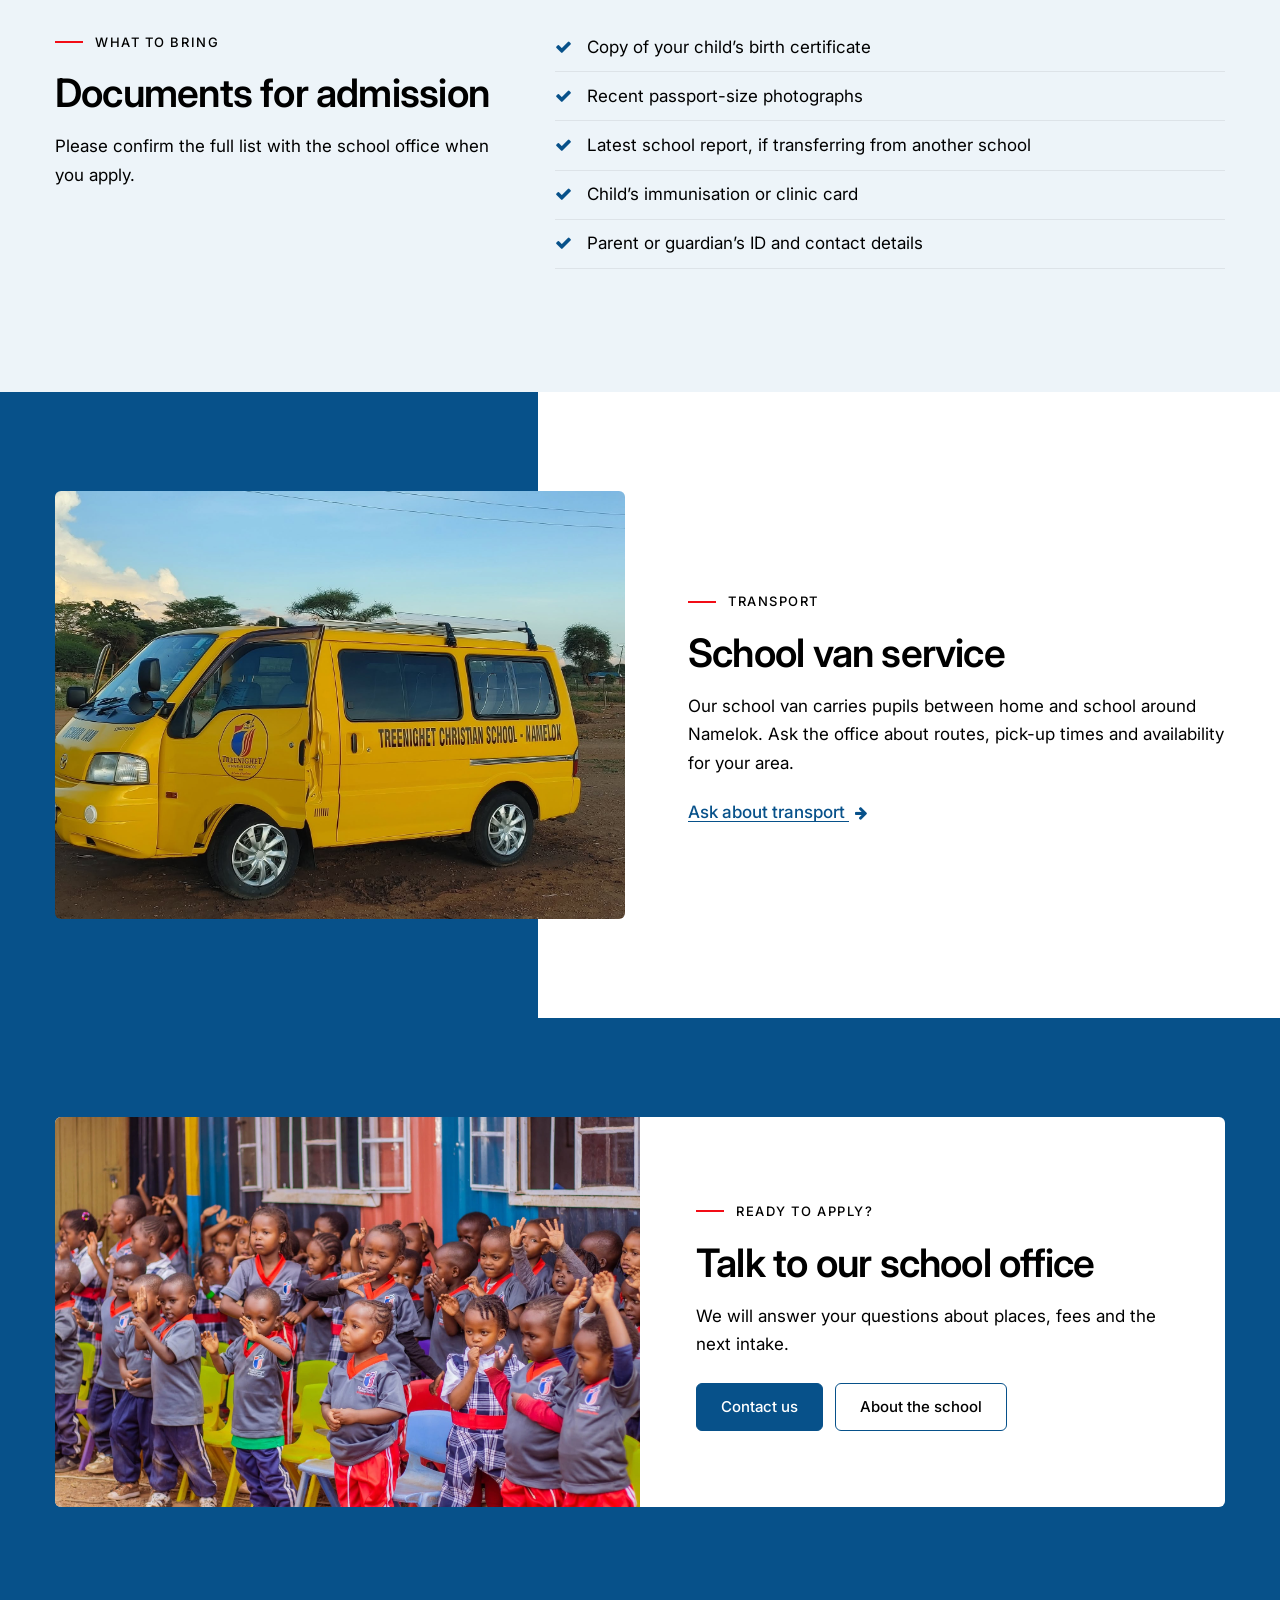
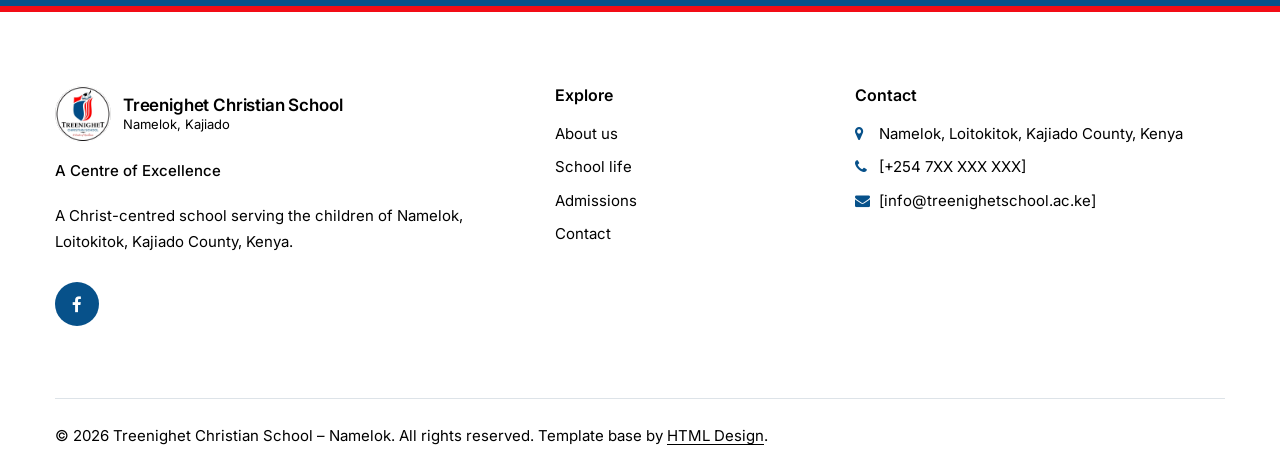
<file: admissions.html>
<!DOCTYPE html>
<html lang="en">

<head>
  <meta charset="utf-8" />
  <meta name="viewport" content="width=device-width, initial-scale=1" />
  <meta name="description"
    content="Admissions at Treenighet Christian School, Namelok - how to apply, what to bring and school transport." />
  <meta name="theme-color" content="#07518A" />
  <title>Admissions | Treenighet Christian School - Namelok</title>

  <link rel="icon" href="images/treen/logo.jpg" type="image/jpeg" />
  <link rel="preconnect" href="https://fonts.googleapis.com" />
  <link rel="preconnect" href="https://fonts.gstatic.com" crossorigin />
  <link href="https://fonts.googleapis.com/css2?family=Inter:wght@400;500;600&display=swap" rel="stylesheet" />
  <link rel="stylesheet" href="https://maxcdn.bootstrapcdn.com/font-awesome/4.3.0/css/font-awesome.min.css" />
  <link rel="stylesheet" href="css/bootstrap.css" />
  <link rel="stylesheet" href="css/style.css" />
  <link rel="stylesheet" href="css/responsive.css" />
</head>

<body>
  <a class="skip-link" href="#main">Skip to content</a>

  <header class="site-header">
    <div class="container">
      <nav class="navbar navbar-expand-lg px-0" aria-label="Main">
        <a class="brand" href="index.html">
          <span class="brand-logo"><img src="images/treen/logo.jpg" alt="Treenighet Christian School logo" width="56"
              height="56" /></span>
          <span class="brand-name">Treenighet Christian School<small>Namelok, Kajiado</small></span>
        </a>
        <button class="nav-toggle d-lg-none" type="button" data-toggle="collapse" data-target="#siteNav"
          aria-controls="siteNav" aria-expanded="false" aria-label="Toggle navigation">
          <span></span><span></span><span></span>
        </button>
        <div class="collapse navbar-collapse" id="siteNav">
          <ul class="navbar-nav ml-auto align-items-lg-center site-nav">
            <li class="nav-item"><a class="nav-link" href="index.html">Home</a></li>
            <li class="nav-item"><a class="nav-link" href="about.html">About</a></li>
            <li class="nav-item"><a class="nav-link" href="gallery.html">School Life</a></li>
            <li class="nav-item active"><a class="nav-link" href="admissions.html" aria-current="page">Admissions</a>
            </li>
            <li class="nav-item"><a class="nav-link" href="contact.html">Contact</a></li>
            <li class="nav-item"><a class="btn-brand" href="contact.html">Enquire now</a></li>
          </ul>
        </div>
      </nav>
    </div>
  </header>

  <main id="main">
    <section class="page-header">
      <div class="container">
        <ol class="breadcrumb-trail">
          <li><a href="index.html">Home</a></li>
          <li aria-current="page">Admissions</li>
        </ol>
        <span class="eyebrow">Admissions</span>
        <h1>Welcome to the Treenighet family</h1>
        <p class="lead">
          We are glad you are considering Treenighet Christian School for your child. Joining us is simple &ndash;
          here is how it works.
        </p>
      </div>
    </section>

    <div class="page-banner">
      <div class="container">
        <img src="images/treen/treen2.jpg" width="2048" height="1365" fetchpriority="high"
          alt="Pupils seated together in rows during a school event" />
      </div>
    </div>

    <!-- steps -->
    <section class="section">
      <div class="container">
        <div class="row">
          <div class="col-lg-5 mb-5 mb-lg-0 pr-lg-5">
            <span class="eyebrow">How to apply</span>
            <h2>Four simple steps</h2>
            <p>
              Our office is happy to guide you through each step. Fees, term dates and available places are
              available on request.
            </p>
            <a class="btn-brand mt-3" href="contact.html">Start an enquiry</a>
          </div>
          <div class="col-lg-7">
            <ol class="steps">
              <li>
                <h3>Get in touch</h3>
                <p>Call, message us on Facebook or send an enquiry through our contact form.</p>
              </li>
              <li>
                <h3>Visit the school</h3>
                <p>See our classrooms, meet our teachers and ask any questions you have.</p>
              </li>
              <li>
                <h3>Complete the application</h3>
                <p>Fill in the admission form and provide the documents listed below.</p>
              </li>
              <li>
                <h3>Welcome to Treenighet</h3>
                <p>We confirm your child&rsquo;s place and help them settle in from day one.</p>
              </li>
            </ol>
          </div>
        </div>
      </div>
    </section>

    <!-- requirements -->
    <section class="section section--pale">
      <div class="container">
        <div class="row">
          <div class="col-lg-5 mb-4 mb-lg-0 pr-lg-5">
            <span class="eyebrow">What to bring</span>
            <h2>Documents for admission</h2>
            <p>Please confirm the full list with the school office when you apply.</p>
          </div>
          <div class="col-lg-7">
            <ul class="check-list">
              <li>Copy of your child&rsquo;s birth certificate</li>
              <li>Recent passport-size photographs</li>
              <li>Latest school report, if transferring from another school</li>
              <li>Child&rsquo;s immunisation or clinic card</li>
              <li>Parent or guardian&rsquo;s ID and contact details</li>
            </ul>
          </div>
        </div>
      </div>
    </section>

    <!-- transport -->
    <section class="section section--blue-left" id="transport">
      <div class="container">
        <div class="row align-items-center">
          <div class="col-lg-6 mb-5 mb-lg-0">
            <div class="split-media">
              <img src="images/treen/treen222.jpg" width="2048" height="1353" loading="lazy"
                alt="The yellow Treenighet Christian School van parked on the school grounds" />
            </div>
          </div>
          <div class="col-lg-6 pl-lg-5">
            <span class="eyebrow">Transport</span>
            <h2>School van service</h2>
            <p>
              Our school van carries pupils between home and school around Namelok. Ask the office about routes,
              pick-up times and availability for your area.
            </p>
            <a class="text-link" href="contact.html">Ask about transport <i class="fa fa-arrow-right"
                aria-hidden="true"></i></a>
          </div>
        </div>
      </div>
    </section>

    <section class="cta-band">
      <div class="container">
        <div class="cta-panel">
          <img src="images/treen/treen.jpg" width="2048" height="1365" loading="lazy"
            alt="Pupils raising their hands during an outdoor assembly" />
          <div class="cta-panel-body">
            <span class="eyebrow">Ready to apply?</span>
            <h2>Talk to our school office</h2>
            <p>We will answer your questions about places, fees and the next intake.</p>
            <div class="btn-row mt-4">
              <a class="btn-brand" href="contact.html">Contact us</a>
              <a class="btn-outline" href="about.html">About the school</a>
            </div>
          </div>
        </div>
      </div>
    </section>
  </main>

  <footer class="site-footer">
    <div class="container">
      <div class="row">
        <div class="col-lg-5 mb-4 pr-lg-5">
          <a class="brand mb-3" href="index.html">
            <span class="brand-logo"><img src="images/treen/logo.jpg" alt="" width="56" height="56" /></span>
            <span class="brand-name">Treenighet Christian School<small>Namelok, Kajiado</small></span>
          </a>
          <p class="footer-motto">A Centre of Excellence</p>
          <p>A Christ-centred school serving the children of Namelok, Loitokitok, Kajiado County, Kenya.</p>
          <a class="social-link mt-2" href="https://www.facebook.com/p/Treenighet-Christian-School-Namelok-100068078465597/"
            target="_blank" rel="noopener" aria-label="Treenighet Christian School on Facebook">
            <i class="fa fa-facebook" aria-hidden="true"></i>
          </a>
        </div>
        <div class="col-sm-6 col-lg-3 mb-4">
          <h2>Explore</h2>
          <ul class="footer-links">
            <li><a href="about.html">About us</a></li>
            <li><a href="gallery.html">School life</a></li>
            <li><a href="admissions.html">Admissions</a></li>
            <li><a href="contact.html">Contact</a></li>
          </ul>
        </div>
        <div class="col-sm-6 col-lg-4 mb-4">
          <h2>Contact</h2>
          <ul class="footer-links footer-contact">
            <li><i class="fa fa-map-marker" aria-hidden="true"></i> Namelok, Loitokitok, Kajiado County, Kenya</li>
            <li><i class="fa fa-phone" aria-hidden="true"></i> <a href="tel:+2547XXXXXXXX">[+254 7XX XXX XXX]</a></li>
            <li><i class="fa fa-envelope" aria-hidden="true"></i> <a
                href="mailto:info@treenighetschool.ac.ke">[info@treenighetschool.ac.ke]</a></li>
          </ul>
        </div>
      </div>
      <div class="footer-bottom">
        <p>&copy; 2026 Treenighet Christian School &ndash; Namelok. All rights reserved. Template base by <a
            href="https://html.design/">HTML Design</a>.</p>
      </div>
    </div>
  </footer>

  <script src="js/jquery-3.4.1.min.js"></script>
  <script src="js/bootstrap.js"></script>
</body>

</html>
</file>
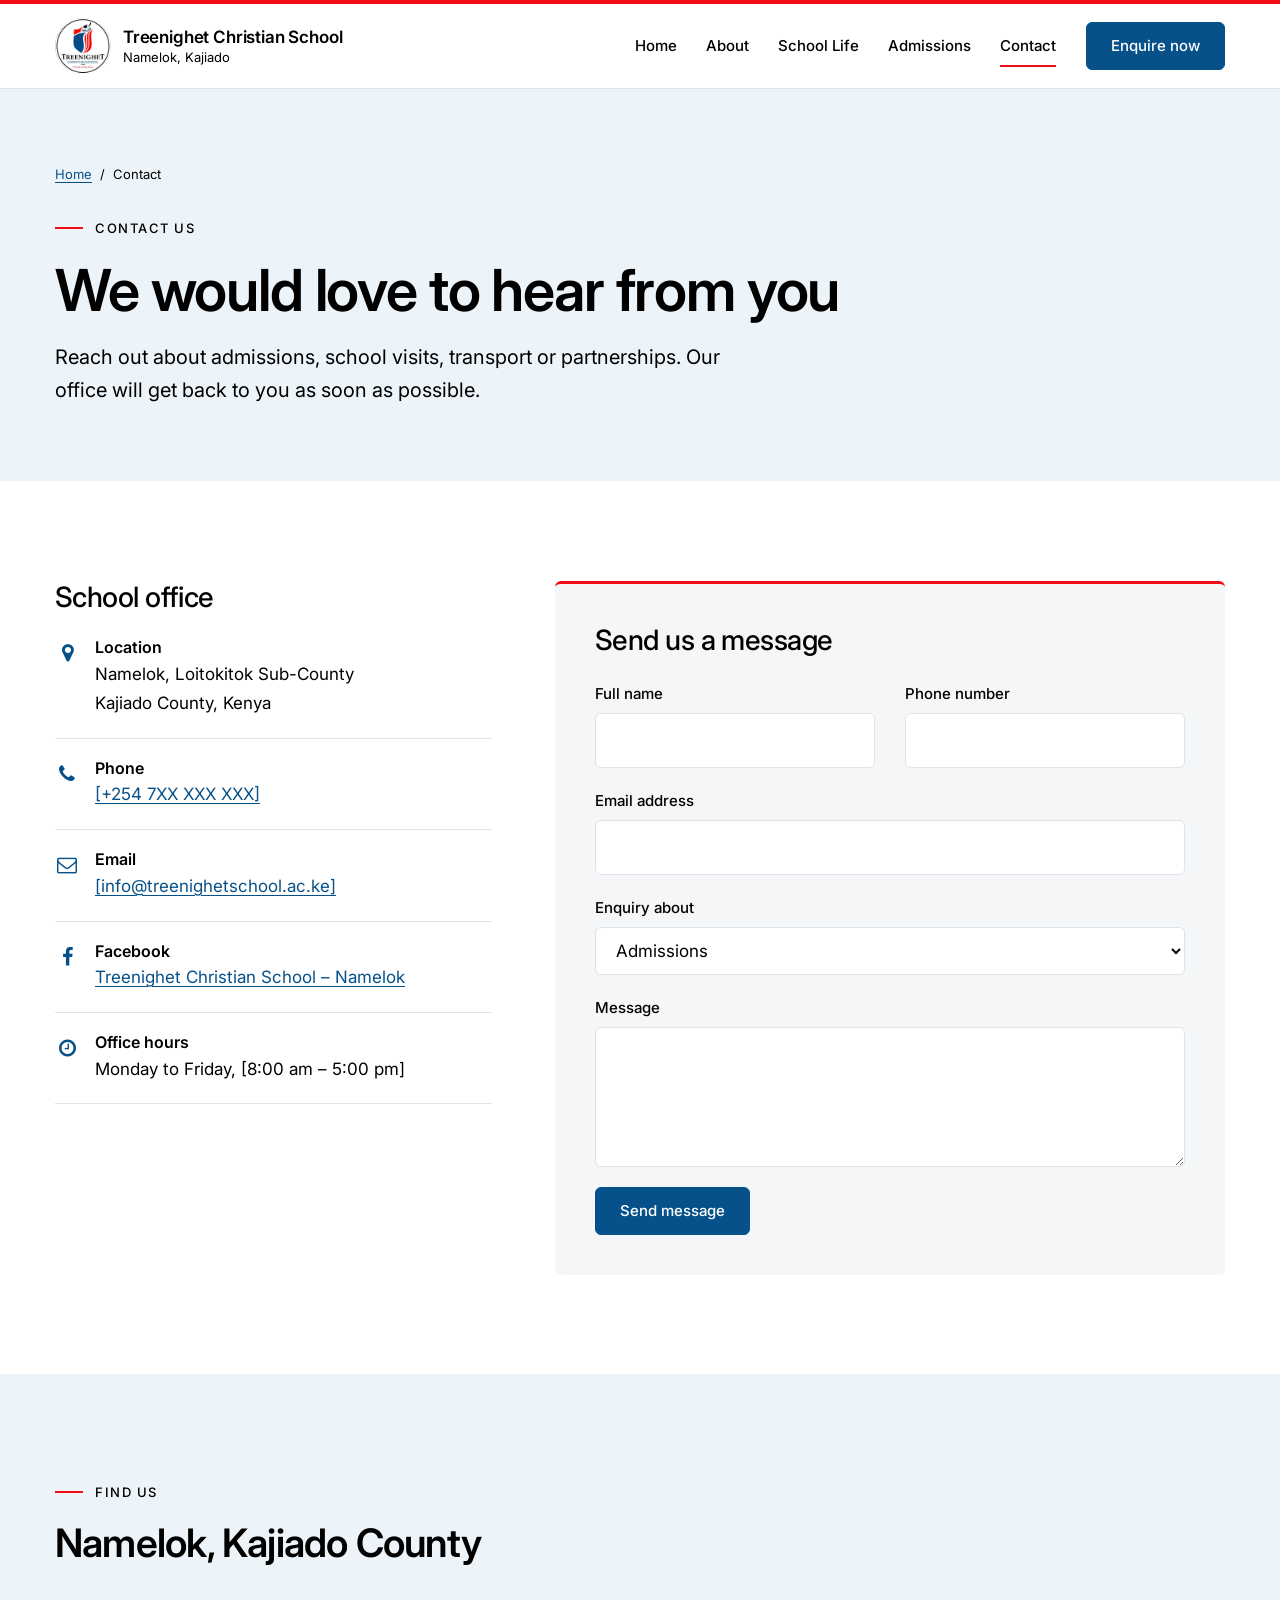
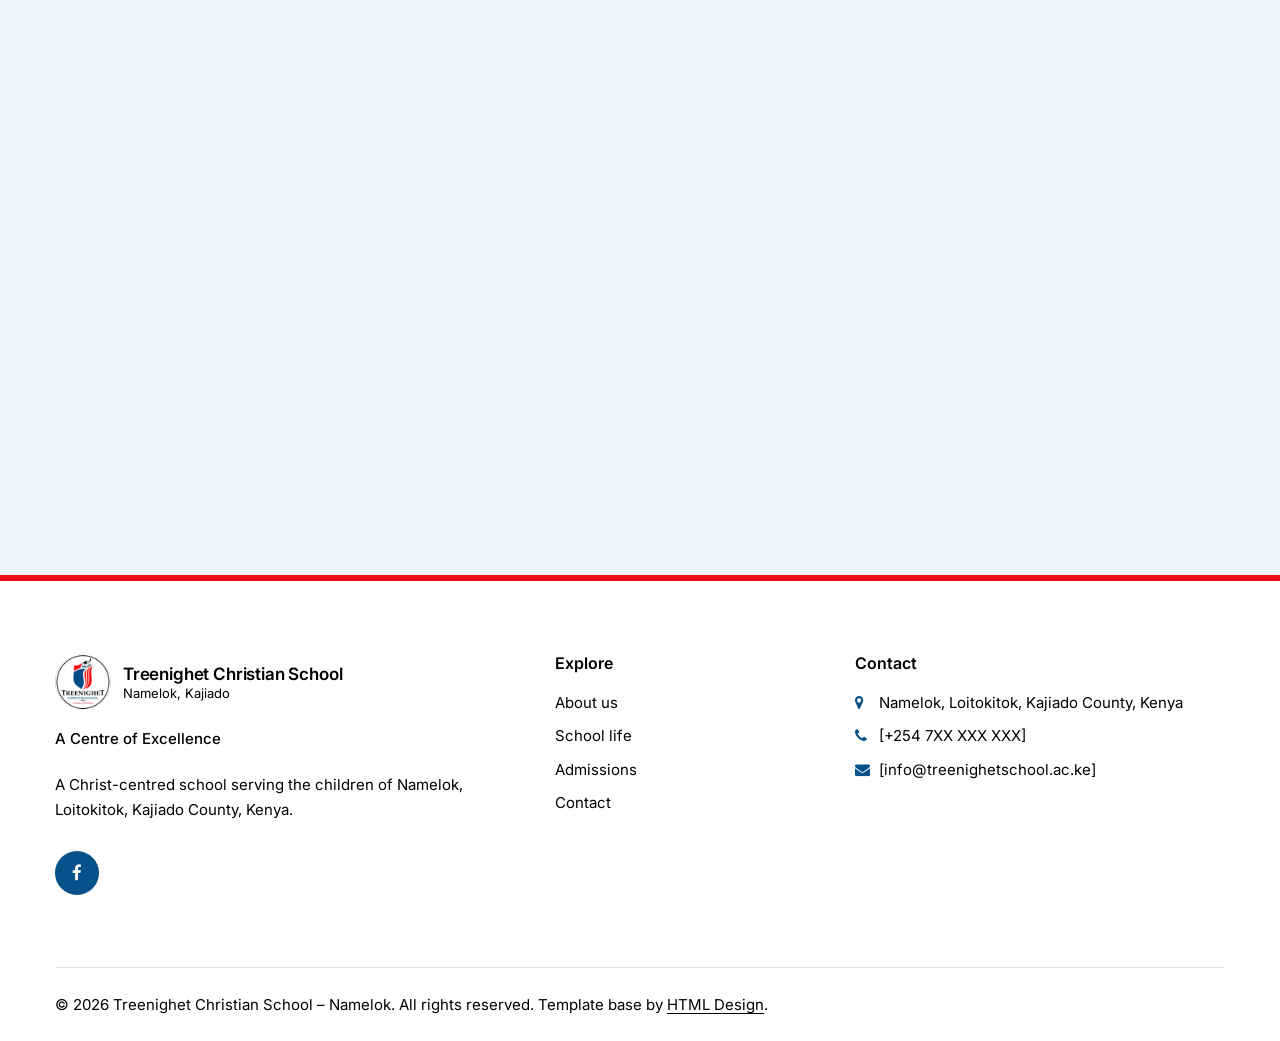
<file: contact.html>
<!DOCTYPE html>
<html lang="en">

<head>
  <meta charset="utf-8" />
  <meta name="viewport" content="width=device-width, initial-scale=1" />
  <meta name="description"
    content="Contact Treenighet Christian School in Namelok, Kajiado County, Kenya for admissions, transport and general enquiries." />
  <meta name="theme-color" content="#07518A" />
  <title>Contact Us | Treenighet Christian School - Namelok</title>

  <link rel="icon" href="images/treen/logo.jpg" type="image/jpeg" />
  <link rel="preconnect" href="https://fonts.googleapis.com" />
  <link rel="preconnect" href="https://fonts.gstatic.com" crossorigin />
  <link href="https://fonts.googleapis.com/css2?family=Inter:wght@400;500;600&display=swap" rel="stylesheet" />
  <link rel="stylesheet" href="https://maxcdn.bootstrapcdn.com/font-awesome/4.3.0/css/font-awesome.min.css" />
  <link rel="stylesheet" href="css/bootstrap.css" />
  <link rel="stylesheet" href="css/style.css" />
  <link rel="stylesheet" href="css/responsive.css" />
</head>

<body>
  <a class="skip-link" href="#main">Skip to content</a>

  <header class="site-header">
    <div class="container">
      <nav class="navbar navbar-expand-lg px-0" aria-label="Main">
        <a class="brand" href="index.html">
          <span class="brand-logo"><img src="images/treen/logo.jpg" alt="Treenighet Christian School logo" width="56"
              height="56" /></span>
          <span class="brand-name">Treenighet Christian School<small>Namelok, Kajiado</small></span>
        </a>
        <button class="nav-toggle d-lg-none" type="button" data-toggle="collapse" data-target="#siteNav"
          aria-controls="siteNav" aria-expanded="false" aria-label="Toggle navigation">
          <span></span><span></span><span></span>
        </button>
        <div class="collapse navbar-collapse" id="siteNav">
          <ul class="navbar-nav ml-auto align-items-lg-center site-nav">
            <li class="nav-item"><a class="nav-link" href="index.html">Home</a></li>
            <li class="nav-item"><a class="nav-link" href="about.html">About</a></li>
            <li class="nav-item"><a class="nav-link" href="gallery.html">School Life</a></li>
            <li class="nav-item"><a class="nav-link" href="admissions.html">Admissions</a></li>
            <li class="nav-item active"><a class="nav-link" href="contact.html" aria-current="page">Contact</a></li>
            <li class="nav-item"><a class="btn-brand" href="contact.html">Enquire now</a></li>
          </ul>
        </div>
      </nav>
    </div>
  </header>

  <main id="main">
    <section class="page-header">
      <div class="container">
        <ol class="breadcrumb-trail">
          <li><a href="index.html">Home</a></li>
          <li aria-current="page">Contact</li>
        </ol>
        <span class="eyebrow">Contact us</span>
        <h1>We would love to hear from you</h1>
        <p class="lead">
          Reach out about admissions, school visits, transport or partnerships. Our office will get back to you as
          soon as possible.
        </p>
      </div>
    </section>

    <section class="section">
      <div class="container">
        <div class="row">
          <div class="col-lg-5 mb-5 mb-lg-0 pr-lg-5">
            <h2 class="h3 mb-4">School office</h2>
            <ul class="contact-list">
              <li>
                <i class="fa fa-map-marker" aria-hidden="true"></i>
                <div>
                  <h3>Location</h3>
                  <p>Namelok, Loitokitok Sub-County<br />Kajiado County, Kenya</p>
                </div>
              </li>
              <li>
                <i class="fa fa-phone" aria-hidden="true"></i>
                <div>
                  <h3>Phone</h3>
                  <p><a href="tel:+2547XXXXXXXX">[+254 7XX XXX XXX]</a></p>
                </div>
              </li>
              <li>
                <i class="fa fa-envelope-o" aria-hidden="true"></i>
                <div>
                  <h3>Email</h3>
                  <p><a href="mailto:info@treenighetschool.ac.ke">[info@treenighetschool.ac.ke]</a></p>
                </div>
              </li>
              <li>
                <i class="fa fa-facebook" aria-hidden="true"></i>
                <div>
                  <h3>Facebook</h3>
                  <p><a href="https://www.facebook.com/p/Treenighet-Christian-School-Namelok-100068078465597/"
                      target="_blank" rel="noopener">Treenighet Christian School &ndash; Namelok</a></p>
                </div>
              </li>
              <li>
                <i class="fa fa-clock-o" aria-hidden="true"></i>
                <div>
                  <h3>Office hours</h3>
                  <p>Monday to Friday, [8:00 am &ndash; 5:00 pm]</p>
                </div>
              </li>
            </ul>
          </div>

          <div class="col-lg-7">
            <div class="form-panel">
              <h2 class="h3 mb-4">Send us a message</h2>
              <form action="https://formspree.io/f/YOUR_FORM_ID" method="POST">
                <div class="row">
                  <div class="col-md-6 form-field">
                    <label for="name">Full name</label>
                    <input type="text" id="name" name="name" autocomplete="name" required />
                  </div>
                  <div class="col-md-6 form-field">
                    <label for="phone">Phone number</label>
                    <input type="tel" id="phone" name="phone" autocomplete="tel" />
                  </div>
                </div>
                <div class="form-field">
                  <label for="email">Email address</label>
                  <input type="email" id="email" name="email" autocomplete="email" />
                </div>
                <div class="form-field">
                  <label for="topic">Enquiry about</label>
                  <select id="topic" name="topic">
                    <option>Admissions</option>
                    <option>School visit</option>
                    <option>Transport</option>
                    <option>Partnership or support</option>
                    <option>Something else</option>
                  </select>
                </div>
                <div class="form-field">
                  <label for="message">Message</label>
                  <textarea id="message" name="message" required></textarea>
                </div>
                <button type="submit" class="btn-brand">Send message</button>
              </form>
            </div>
          </div>
        </div>
      </div>
    </section>

    <section class="section section--pale">
      <div class="container">
        <div class="section-head">
          <span class="eyebrow">Find us</span>
          <h2>Namelok, Kajiado County</h2>
        </div>
        <iframe class="map-frame" title="Map showing Namelok, Kajiado County, Kenya"
          src="https://maps.google.com/maps?q=Namelok,%20Kajiado,%20Kenya&z=12&output=embed" loading="lazy"
          allowfullscreen></iframe>
      </div>
    </section>
  </main>

  <footer class="site-footer">
    <div class="container">
      <div class="row">
        <div class="col-lg-5 mb-4 pr-lg-5">
          <a class="brand mb-3" href="index.html">
            <span class="brand-logo"><img src="images/treen/logo.jpg" alt="" width="56" height="56" /></span>
            <span class="brand-name">Treenighet Christian School<small>Namelok, Kajiado</small></span>
          </a>
          <p class="footer-motto">A Centre of Excellence</p>
          <p>A Christ-centred school serving the children of Namelok, Loitokitok, Kajiado County, Kenya.</p>
          <a class="social-link mt-2" href="https://www.facebook.com/p/Treenighet-Christian-School-Namelok-100068078465597/"
            target="_blank" rel="noopener" aria-label="Treenighet Christian School on Facebook">
            <i class="fa fa-facebook" aria-hidden="true"></i>
          </a>
        </div>
        <div class="col-sm-6 col-lg-3 mb-4">
          <h2>Explore</h2>
          <ul class="footer-links">
            <li><a href="about.html">About us</a></li>
            <li><a href="gallery.html">School life</a></li>
            <li><a href="admissions.html">Admissions</a></li>
            <li><a href="contact.html">Contact</a></li>
          </ul>
        </div>
        <div class="col-sm-6 col-lg-4 mb-4">
          <h2>Contact</h2>
          <ul class="footer-links footer-contact">
            <li><i class="fa fa-map-marker" aria-hidden="true"></i> Namelok, Loitokitok, Kajiado County, Kenya</li>
            <li><i class="fa fa-phone" aria-hidden="true"></i> <a href="tel:+2547XXXXXXXX">[+254 7XX XXX XXX]</a></li>
            <li><i class="fa fa-envelope" aria-hidden="true"></i> <a
                href="mailto:info@treenighetschool.ac.ke">[info@treenighetschool.ac.ke]</a></li>
          </ul>
        </div>
      </div>
      <div class="footer-bottom">
        <p>&copy; 2026 Treenighet Christian School &ndash; Namelok. All rights reserved. Template base by <a
            href="https://html.design/">HTML Design</a>.</p>
      </div>
    </div>
  </footer>

  <script src="js/jquery-3.4.1.min.js"></script>
  <script src="js/bootstrap.js"></script>
</body>

</html>
</file>
<file: css/style.css>
/* =========================================================
   Treenighet Christian School - design tokens
   Brand colours sampled from images/treen/logo.jpg
   (logo blue #014C86, logo red #FE0000)
   ========================================================= */
:root {
  --c-white: #FFFFFF;
  --c-blue: #07518A;
  --c-blue-dark: #053F6C;
  --c-red: #F20D16;
  --c-pale: #EDF4F9;
  --c-grey: #F5F6F7;
  --c-text: #000000;
  --c-line: #DDE3E8;

  --font: "Inter", system-ui, -apple-system, "Segoe UI", Roboto, sans-serif;

  --fs-xs: 0.8125rem;
  --fs-sm: 0.9375rem;
  --fs-base: 1.0625rem;
  --fs-lg: clamp(1.125rem, 1.05rem + 0.3vw, 1.25rem);
  --fs-h3: clamp(1.25rem, 1.15rem + 0.45vw, 1.5rem);
  --fs-h2: clamp(1.75rem, 1.45rem + 1.25vw, 2.5rem);
  --fs-h1: clamp(2.25rem, 1.7rem + 2.4vw, 3.75rem);

  --lh-body: 1.7;
  --lh-heading: 1.2;

  --space-section: clamp(4rem, 3rem + 4vw, 7rem);
  --radius: 6px;
  --header-h: 84px;
}

/* ---------- base ---------- */
html {
  scroll-behavior: smooth;
}

body {
  font-family: var(--font);
  font-size: var(--fs-base);
  font-weight: 400;
  line-height: var(--lh-body);
  color: var(--c-text);
  background-color: var(--c-white);
  -webkit-font-smoothing: antialiased;
  border-top: 4px solid var(--c-red);
}

h1, h2, h3, h4, h5, h6 {
  color: var(--c-text);
  font-weight: 600;
  line-height: var(--lh-heading);
  letter-spacing: -0.02em;
  margin-bottom: 1rem;
}

h1 { font-size: var(--fs-h1); }
h2 { font-size: var(--fs-h2); }
h3 { font-size: var(--fs-h3); }
h4 { font-size: var(--fs-lg); }

p {
  margin-bottom: 1.25rem;
}

p:last-child {
  margin-bottom: 0;
}

strong {
  font-weight: 600;
}

a {
  color: var(--c-blue);
  text-decoration: underline;
  text-underline-offset: 3px;
  text-decoration-thickness: 1px;
  transition: color 0.2s ease;
}

a:hover,
a:focus {
  color: var(--c-blue-dark);
  text-decoration-thickness: 2px;
}

:focus-visible {
  outline: 3px solid var(--c-blue);
  outline-offset: 3px;
}

img {
  max-width: 100%;
  height: auto;
}

.lead {
  font-size: var(--fs-lg);
  font-weight: 400;
  line-height: 1.65;
}

.skip-link {
  position: absolute;
  left: 1rem;
  top: -100px;
  z-index: 1000;
  padding: 0.5rem 1rem;
  background: var(--c-blue);
  color: var(--c-white);
}

.skip-link:focus {
  top: 1rem;
  color: var(--c-white);
}

@media (min-width: 1200px) {
  .container {
    max-width: 1200px;
  }
}

/* ---------- layout helpers ---------- */
.section {
  padding: var(--space-section) 0;
}

.section--pale {
  background-color: var(--c-pale);
}

.section--grey {
  background-color: var(--c-grey);
}

.section-head {
  max-width: 720px;
  margin-bottom: clamp(2rem, 1.5rem + 2vw, 3.5rem);
}

.section-head--center {
  margin-left: auto;
  margin-right: auto;
  text-align: center;
}

.section-head--split {
  max-width: none;
  display: flex;
  align-items: flex-end;
  justify-content: space-between;
  gap: 2rem;
}

.section-head--split > div {
  max-width: 640px;
}

/* eyebrow label with red accent rule */
.eyebrow {
  display: inline-flex;
  align-items: center;
  gap: 0.75rem;
  margin-bottom: 1rem;
  font-size: var(--fs-xs);
  font-weight: 500;
  letter-spacing: 0.12em;
  text-transform: uppercase;
  color: var(--c-text);
}

.eyebrow::before {
  content: "";
  width: 28px;
  height: 2px;
  background-color: var(--c-red);
}

.section-head--center .eyebrow {
  justify-content: center;
}

/* ---------- buttons ---------- */
.btn-brand,
.btn-outline {
  display: inline-flex;
  align-items: center;
  justify-content: center;
  gap: 0.5rem;
  min-height: 48px;
  padding: 0.75rem 1.5rem;
  font-size: var(--fs-sm);
  font-weight: 500;
  line-height: 1.2;
  text-decoration: none;
  border-radius: var(--radius);
  border: 1px solid var(--c-blue);
  cursor: pointer;
  transition: background-color 0.2s ease, color 0.2s ease, border-color 0.2s ease;
}

.btn-brand {
  background-color: var(--c-blue);
  color: var(--c-white);
}

.btn-brand:hover,
.btn-brand:focus {
  background-color: var(--c-blue-dark);
  border-color: var(--c-blue-dark);
  color: var(--c-white);
  text-decoration: none;
}

.btn-outline {
  background-color: transparent;
  color: var(--c-text);
}

.btn-outline:hover,
.btn-outline:focus {
  background-color: var(--c-blue);
  color: var(--c-white);
  text-decoration: none;
}

.btn-row {
  display: flex;
  flex-wrap: wrap;
  gap: 0.75rem;
}

.text-link {
  font-weight: 500;
  white-space: nowrap;
}

.text-link .fa {
  margin-left: 0.35rem;
  font-size: 0.85em;
}

/* ---------- header ---------- */
.site-header {
  position: sticky;
  top: 0;
  z-index: 100;
  background-color: var(--c-white);
  border-bottom: 1px solid var(--c-line);
}

.site-header .navbar {
  min-height: var(--header-h);
  padding: 0.75rem 0;
}

.brand {
  display: flex;
  align-items: center;
  gap: 0.75rem;
  color: var(--c-text);
  text-decoration: none;
}

.brand:hover,
.brand:focus {
  color: var(--c-text);
  text-decoration: none;
}

/* the supplied logo sits on a dark square; show only its white disc */
.brand-logo {
  width: 56px;
  height: 56px;
  flex-shrink: 0;
}

.brand-logo img {
  width: 100%;
  height: 100%;
  clip-path: circle(44% at 50% 50%);
  transform: scale(1.13);
}

.brand-name {
  display: flex;
  flex-direction: column;
  font-size: 1.0625rem;
  font-weight: 600;
  line-height: 1.25;
  letter-spacing: -0.01em;
}

.brand-name small {
  font-size: var(--fs-xs);
  font-weight: 400;
  letter-spacing: 0;
}

.site-nav .nav-link {
  position: relative;
  padding: 0.5rem 0 !important;
  margin: 0 0.9rem;
  font-size: var(--fs-sm);
  font-weight: 500;
  color: var(--c-text) !important;
  text-decoration: none;
}

.site-nav .nav-link::after {
  content: "";
  position: absolute;
  left: 0;
  right: 0;
  bottom: 0;
  height: 2px;
  background-color: var(--c-blue);
  transform: scaleX(0);
  transform-origin: left;
  transition: transform 0.2s ease;
}

.site-nav .nav-link:hover::after,
.site-nav .nav-link:focus::after {
  transform: scaleX(1);
}

.site-nav .nav-item.active .nav-link::after {
  background-color: var(--c-red);
  transform: scaleX(1);
}

.site-nav .btn-brand {
  margin-left: 1rem;
}

.nav-toggle {
  display: flex;
  flex-direction: column;
  justify-content: center;
  gap: 5px;
  width: 44px;
  height: 44px;
  padding: 0 10px;
  background: transparent;
  border: 1px solid var(--c-line);
  border-radius: var(--radius);
}

.nav-toggle span {
  display: block;
  height: 2px;
  background-color: var(--c-text);
}

/* ---------- home hero ---------- */
.hero {
  position: relative;
  isolation: isolate;
  padding: clamp(3rem, 2rem + 4vw, 6rem) 0;
  overflow: hidden;
}

/* blue structural block behind the hero photo */
.hero::before {
  content: "";
  position: absolute;
  top: 0;
  right: 0;
  bottom: 0;
  width: 40%;
  background-color: var(--c-blue);
  border-left: 8px solid var(--c-red);
  z-index: -1;
}

.hero h1 {
  margin-bottom: 1.5rem;
}

.hero .lead {
  max-width: 34rem;
  margin-bottom: 2rem;
}

.hero-media {
  position: relative;
}

.hero-media img {
  display: block;
  width: 100%;
  aspect-ratio: 4 / 3.4;
  object-fit: cover;
  border-radius: var(--radius);
}

.hero-media::after {
  content: "";
  position: absolute;
  left: -14px;
  bottom: -14px;
  width: 96px;
  height: 96px;
  border-left: 4px solid var(--c-red);
  border-bottom: 4px solid var(--c-red);
  z-index: -1;
}

/* ---------- facts strip ---------- */
.facts {
  padding: 2.5rem 0;
  background-color: var(--c-grey);
}

.fact {
  display: flex;
  align-items: flex-start;
  gap: 1rem;
  padding: 0.5rem 0;
}

.fact .fa {
  flex-shrink: 0;
  width: 2rem;
  font-size: 1.5rem;
  line-height: 1.6;
  color: var(--c-blue);
  text-align: center;
}

.fact h3 {
  font-size: 1rem;
  margin-bottom: 0.25rem;
  letter-spacing: 0;
}

.fact p {
  font-size: var(--fs-sm);
  line-height: 1.6;
}

/* ---------- media + text split ---------- */
.split-media img {
  display: block;
  width: 100%;
  aspect-ratio: 4 / 3;
  object-fit: cover;
  border-radius: var(--radius);
}

.split-media--portrait {
  max-width: 460px;
  margin: 0 auto;
}

.split-media--portrait img {
  aspect-ratio: 4 / 5;
}

.split-media--frame {
  position: relative;
  padding: 0 0 1.25rem 1.25rem;
}

.split-media--frame::before {
  content: "";
  position: absolute;
  left: 0;
  bottom: 0;
  width: 70%;
  height: 70%;
  background-color: var(--c-blue);
  border-radius: var(--radius);
}

.split-media--frame img {
  position: relative;
}

.split-media--frame-right {
  padding: 0 1.25rem 1.25rem 0;
}

.split-media--frame-right::before {
  left: auto;
  right: 0;
}

/* ---------- pillars (no cards: rules + text) ---------- */
.pillar {
  height: 100%;
  padding-top: 1.5rem;
  border-top: 2px solid var(--c-blue);
}

.pillar--accent {
  border-top-color: var(--c-red);
}

.pillar .fa {
  display: block;
  margin-bottom: 1rem;
  font-size: 1.5rem;
  color: var(--c-blue);
}

.pillar h3 {
  font-size: 1.125rem;
  letter-spacing: -0.01em;
  margin-bottom: 0.5rem;
}

.pillar p {
  font-size: var(--fs-sm);
}

/* ---------- photo mosaic on a blue band ---------- */
.mosaic-band {
  position: relative;
  padding-bottom: var(--space-section);
}

.mosaic-band::before {
  content: "";
  position: absolute;
  left: 0;
  right: 0;
  bottom: 0;
  height: 62%;
  background-color: var(--c-blue);
}

.mosaic-band::after {
  content: "";
  position: absolute;
  left: 0;
  bottom: 0;
  width: 22%;
  height: 8px;
  background-color: var(--c-red);
}

/* blue band behind the media column of a split section */
.section--blue-left {
  position: relative;
  isolation: isolate;
}

.section--blue-left::before {
  content: "";
  position: absolute;
  top: 0;
  bottom: 0;
  left: 0;
  width: 42%;
  background-color: var(--c-blue);
  z-index: -1;
}

.section--blue-right::before {
  left: auto;
  right: 0;
}

.mosaic {
  position: relative;
  display: grid;
  grid-template-columns: 2fr 1fr 1fr;
  grid-template-rows: 1fr 1fr;
  gap: 1rem;
  height: clamp(420px, 40vw, 560px);
}

.mosaic figure {
  margin: 0;
  overflow: hidden;
  border-radius: var(--radius);
}

.mosaic figure:first-child {
  grid-row: span 2;
}

.mosaic img {
  width: 100%;
  height: 100%;
  object-fit: cover;
  transition: transform 0.4s ease;
}

.mosaic figure:hover img {
  transform: scale(1.03);
}

/* ---------- quote ---------- */
.quote {
  max-width: 820px;
  margin: 0 auto;
  padding-left: clamp(1.25rem, 1rem + 1.5vw, 2.5rem);
  border-left: 4px solid var(--c-red);
}

.quote p {
  font-size: clamp(1.25rem, 1.1rem + 0.8vw, 1.75rem);
  font-weight: 400;
  line-height: 1.5;
  letter-spacing: -0.01em;
  margin-bottom: 1rem;
}

.quote cite {
  font-size: var(--fs-sm);
  font-style: normal;
  font-weight: 500;
}

/* ---------- call to action band ---------- */
.cta-band {
  position: relative;
  padding: var(--space-section) 0;
  background-color: var(--c-blue);
}

.cta-panel {
  display: grid;
  grid-template-columns: 1fr 1fr;
  background-color: var(--c-white);
  border-radius: var(--radius);
  overflow: hidden;
}

.cta-panel img {
  width: 100%;
  height: 100%;
  min-height: 320px;
  object-fit: cover;
}

.cta-panel-body {
  padding: clamp(2rem, 1.5rem + 2.5vw, 4rem);
  align-self: center;
}

/* ---------- page header (sub pages) ---------- */
.page-header {
  padding: clamp(3rem, 2.25rem + 3vw, 5rem) 0;
  background-color: var(--c-pale);
}

.page-header h1 {
  max-width: 820px;
  margin-bottom: 1rem;
}

.page-header .lead {
  max-width: 680px;
}

.breadcrumb-trail {
  display: flex;
  gap: 0.5rem;
  margin-bottom: 1.5rem;
  padding: 0;
  list-style: none;
  font-size: var(--fs-xs);
}

.breadcrumb-trail li + li::before {
  content: "/";
  margin-right: 0.5rem;
}

.page-banner {
  position: relative;
}

.page-banner::before {
  content: "";
  position: absolute;
  left: 0;
  right: 0;
  top: 0;
  height: 50%;
  background-color: var(--c-pale);
}

.page-banner img {
  position: relative;
  display: block;
  width: 100%;
  aspect-ratio: 21 / 8;
  object-fit: cover;
  border-radius: var(--radius);
}

/* ---------- lists ---------- */
.check-list {
  padding: 0;
  margin: 0 0 1.5rem;
  list-style: none;
}

.check-list li {
  position: relative;
  padding: 0.6rem 0 0.6rem 2rem;
  border-bottom: 1px solid var(--c-line);
}

.check-list li::before {
  content: "\f00c";
  position: absolute;
  left: 0;
  top: 0.6rem;
  font-family: FontAwesome;
  color: var(--c-blue);
}

/* ---------- values row ---------- */
.value-row {
  display: grid;
  grid-template-columns: repeat(4, 1fr);
  border-top: 1px solid var(--c-line);
}

.value-row > div {
  padding: 2rem 1.5rem 0 0;
}

.value-row > div + div {
  padding-left: 1.5rem;
  border-left: 1px solid var(--c-line);
}

.value-row .num {
  display: block;
  margin-bottom: 0.75rem;
  font-size: var(--fs-xs);
  font-weight: 600;
  letter-spacing: 0.1em;
  position: relative;
  padding-left: 1.25rem;
}

.value-row .num::before {
  content: "";
  position: absolute;
  left: 0;
  top: 50%;
  width: 8px;
  height: 8px;
  background-color: var(--c-red);
  transform: translateY(-50%);
}

.value-row h3 {
  font-size: 1.125rem;
  margin-bottom: 0.5rem;
}

.value-row p {
  font-size: var(--fs-sm);
}

/* ---------- steps (admissions) ---------- */
.steps {
  counter-reset: step;
  padding: 0;
  margin: 0;
  list-style: none;
}

.steps li {
  position: relative;
  padding: 0 0 2rem 4rem;
}

.steps li::before {
  counter-increment: step;
  content: counter(step);
  position: absolute;
  left: 0;
  top: 0;
  width: 2.5rem;
  height: 2.5rem;
  line-height: 2.5rem;
  text-align: center;
  font-weight: 600;
  font-size: var(--fs-sm);
  color: var(--c-white);
  background-color: var(--c-blue);
  border-radius: 50%;
}

.steps li::after {
  content: "";
  position: absolute;
  left: calc(1.25rem - 1px);
  top: 2.75rem;
  bottom: 0.25rem;
  width: 2px;
  background-color: var(--c-line);
}

.steps li:last-child {
  padding-bottom: 0;
}

.steps li:last-child::after {
  display: none;
}

.steps h3 {
  font-size: 1.125rem;
  margin-bottom: 0.35rem;
  padding-top: 0.35rem;
}

.steps p {
  font-size: var(--fs-sm);
}

/* ---------- staff list ---------- */
.staff-list {
  display: grid;
  grid-template-columns: repeat(auto-fill, minmax(220px, 1fr));
  gap: 0 2rem;
  padding: 0;
  margin: 0;
  list-style: none;
}

.staff-list li {
  padding: 1.25rem 0;
  border-top: 1px solid var(--c-line);
}

.staff-list strong {
  display: block;
  font-weight: 600;
}

.staff-list span {
  font-size: var(--fs-sm);
}

/* ---------- gallery ---------- */
.gallery-filter {
  display: flex;
  flex-wrap: wrap;
  gap: 0.5rem;
  margin-bottom: 2rem;
}

.gallery-filter button {
  min-height: 40px;
  padding: 0.4rem 1rem;
  font-family: var(--font);
  font-size: var(--fs-sm);
  font-weight: 500;
  color: var(--c-text);
  background-color: var(--c-white);
  border: 1px solid var(--c-line);
  border-radius: 999px;
  cursor: pointer;
  transition: border-color 0.2s ease, background-color 0.2s ease, color 0.2s ease;
}

.gallery-filter button:hover {
  border-color: var(--c-blue);
}

.gallery-filter button.is-active {
  color: var(--c-white);
  background-color: var(--c-blue);
  border-color: var(--c-blue);
  box-shadow: inset 0 -3px 0 var(--c-red);
}

.gallery-grid {
  columns: 3 280px;
  column-gap: 1.25rem;
}

.gallery-item {
  break-inside: avoid;
  margin: 0 0 1.5rem;
}

.gallery-item[hidden] {
  display: none;
}

.gallery-item button {
  display: block;
  width: 100%;
  padding: 0;
  border: 0;
  background: none;
  cursor: zoom-in;
  overflow: hidden;
  border-radius: var(--radius);
}

.gallery-item img {
  display: block;
  width: 100%;
  transition: transform 0.4s ease;
}

.gallery-item button:hover img {
  transform: scale(1.03);
}

.gallery-item figcaption {
  padding-top: 0.6rem;
  font-size: var(--fs-sm);
}

.lightbox {
  max-width: min(1100px, 94vw);
  max-height: 92vh;
  padding: 0;
  border: 0;
  border-radius: var(--radius);
  background: var(--c-white);
}

.lightbox::backdrop {
  background: rgba(0, 0, 0, 0.82);
}

.lightbox img {
  display: block;
  max-width: 100%;
  max-height: calc(92vh - 64px);
  margin: 0 auto;
}

.lightbox-bar {
  display: flex;
  align-items: center;
  justify-content: space-between;
  gap: 1rem;
  padding: 0.75rem 1rem;
  font-size: var(--fs-sm);
}

.lightbox-close {
  min-width: 44px;
  min-height: 44px;
  font-size: 1.25rem;
  background: none;
  border: 1px solid var(--c-line);
  border-radius: var(--radius);
  cursor: pointer;
}

/* ---------- contact ---------- */
.contact-list {
  padding: 0;
  margin: 0;
  list-style: none;
}

.contact-list li {
  display: flex;
  gap: 1rem;
  padding: 1.25rem 0;
  border-bottom: 1px solid var(--c-line);
}

.contact-list li:first-child {
  padding-top: 0;
}

.contact-list .fa {
  width: 1.5rem;
  flex-shrink: 0;
  font-size: 1.25rem;
  line-height: 1.5;
  color: var(--c-blue);
  text-align: center;
}

.contact-list h3 {
  font-size: 1rem;
  margin-bottom: 0.15rem;
  letter-spacing: 0;
}

.form-panel {
  padding: clamp(1.5rem, 1rem + 2vw, 2.5rem);
  background-color: var(--c-grey);
  border-radius: var(--radius);
  border-top: 3px solid var(--c-red);
}

.form-field {
  margin-bottom: 1.25rem;
}

.form-field label {
  display: block;
  margin-bottom: 0.4rem;
  font-size: var(--fs-sm);
  font-weight: 500;
}

.form-field input,
.form-field select,
.form-field textarea {
  display: block;
  width: 100%;
  min-height: 48px;
  padding: 0.75rem 1rem;
  font-family: var(--font);
  font-size: var(--fs-base);
  color: var(--c-text);
  background-color: var(--c-white);
  border: 1px solid var(--c-line);
  border-radius: var(--radius);
  transition: border-color 0.2s ease;
}

.form-field textarea {
  min-height: 140px;
  resize: vertical;
}

.form-field input:focus,
.form-field select:focus,
.form-field textarea:focus {
  outline: none;
  border-color: var(--c-blue);
  box-shadow: 0 0 0 3px rgba(7, 81, 138, 0.18);
}

.map-frame {
  display: block;
  width: 100%;
  height: clamp(320px, 40vw, 460px);
  border: 0;
  border-radius: var(--radius);
}

/* ---------- footer ---------- */
.site-footer {
  padding: clamp(3.5rem, 3rem + 2vw, 5rem) 0 0;
  background-color: var(--c-white);
  border-top: 6px solid var(--c-red);
}

.site-footer h2 {
  font-size: 1rem;
  letter-spacing: 0;
  margin-bottom: 1rem;
}

.site-footer p,
.site-footer li {
  font-size: var(--fs-sm);
}

.footer-links {
  padding: 0;
  margin: 0;
  list-style: none;
}

.footer-links li {
  margin-bottom: 0.5rem;
}

.footer-links a {
  color: var(--c-text);
  text-decoration: none;
}

.footer-links a:hover,
.footer-links a:focus {
  color: var(--c-text);
  text-decoration: underline;
  text-decoration-color: var(--c-blue);
}

.footer-contact .fa {
  width: 1.25rem;
  color: var(--c-blue);
}

.footer-motto {
  font-weight: 500;
}

.social-link {
  display: inline-flex;
  align-items: center;
  justify-content: center;
  width: 44px;
  height: 44px;
  color: var(--c-white);
  background-color: var(--c-blue);
  border-radius: 50%;
  text-decoration: none;
}

.social-link:hover,
.social-link:focus {
  color: var(--c-white);
  background-color: var(--c-blue-dark);
}

.footer-bottom {
  margin-top: 3rem;
  padding: 1.5rem 0;
  border-top: 1px solid var(--c-line);
  font-size: var(--fs-xs);
}

.footer-bottom p {
  margin: 0;
}

.footer-bottom a {
  color: var(--c-text);
}

/* ---------- motion preference ---------- */
@media (prefers-reduced-motion: reduce) {
  html {
    scroll-behavior: auto;
  }

  *,
  *::before,
  *::after {
    transition: none !important;
  }
}
</file>
<file: css/responsive.css>
@media (max-width: 1199.98px) {
    .site-nav .nav-link {
        margin: 0 0.6rem;
    }
}

@media (max-width: 991.98px) {
    .site-header .navbar-collapse {
        padding: 1rem 0 1.5rem;
    }

    .site-nav .nav-link {
        margin: 0;
        padding: 0.85rem 0 !important;
        border-bottom: 1px solid var(--c-line);
    }

    .site-nav .nav-link::after {
        right: auto;
        width: 32px;
        bottom: -1px;
    }

    .site-nav .btn-brand {
        margin: 1.25rem 0 0;
        width: 100%;
    }

    .hero::before {
        top: auto;
        width: 100%;
        height: 38%;
        border-left: 0;
        border-top: 6px solid var(--c-red);
    }

    .section--blue-left::before {
        bottom: auto;
        width: 100%;
        height: 45%;
    }

    .hero-media {
        margin-top: 3rem;
    }

    .value-row {
        grid-template-columns: repeat(2, 1fr);
    }

    .value-row > div:nth-child(3) {
        padding-left: 0;
        border-left: 0;
    }

    .value-row > div {
        padding-bottom: 2rem;
    }

    .cta-panel {
        grid-template-columns: 1fr;
    }

    .cta-panel img {
        min-height: 0;
        aspect-ratio: 16 / 9;
    }
}

@media (max-width: 767.98px) {
    .section-head--split {
        flex-direction: column;
        align-items: flex-start;
        gap: 1rem;
    }

    .mosaic {
        grid-template-columns: 1fr 1fr;
        grid-template-rows: auto;
        height: auto;
    }

    .mosaic figure:first-child {
        grid-column: span 2;
        grid-row: auto;
    }

    .mosaic figure {
        aspect-ratio: 4 / 3;
    }

    .page-banner img {
        aspect-ratio: 16 / 9;
    }
}

@media (max-width: 575.98px) {
    .brand-logo {
        width: 48px;
        height: 48px;
    }

    .brand-name {
        font-size: 0.9375rem;
    }

    .btn-row .btn-brand,
    .btn-row .btn-outline {
        width: 100%;
    }

    .value-row {
        grid-template-columns: 1fr;
    }

    .value-row > div,
    .value-row > div + div {
        padding-left: 0;
        border-left: 0;
    }

    .value-row > div + div {
        border-top: 1px solid var(--c-line);
    }

    .hero-media::after {
        display: none;
    }
}
</file>
